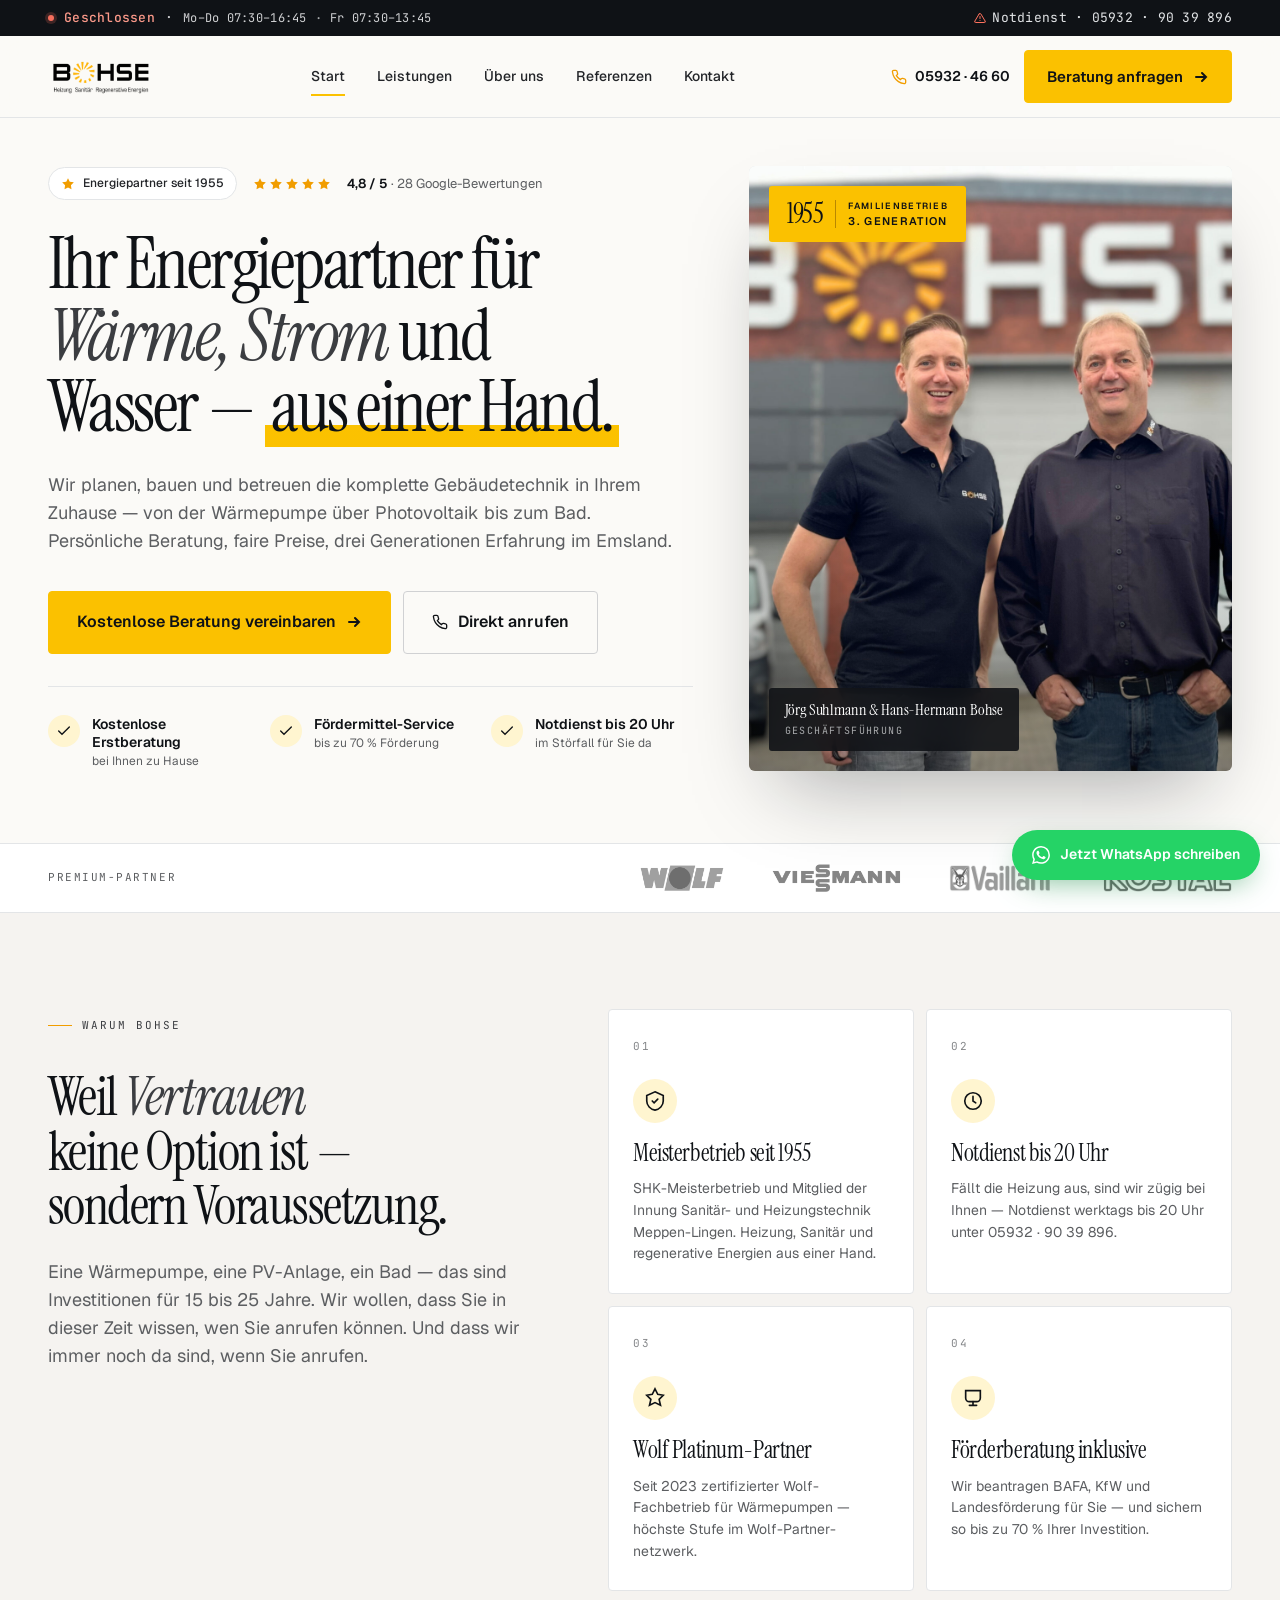
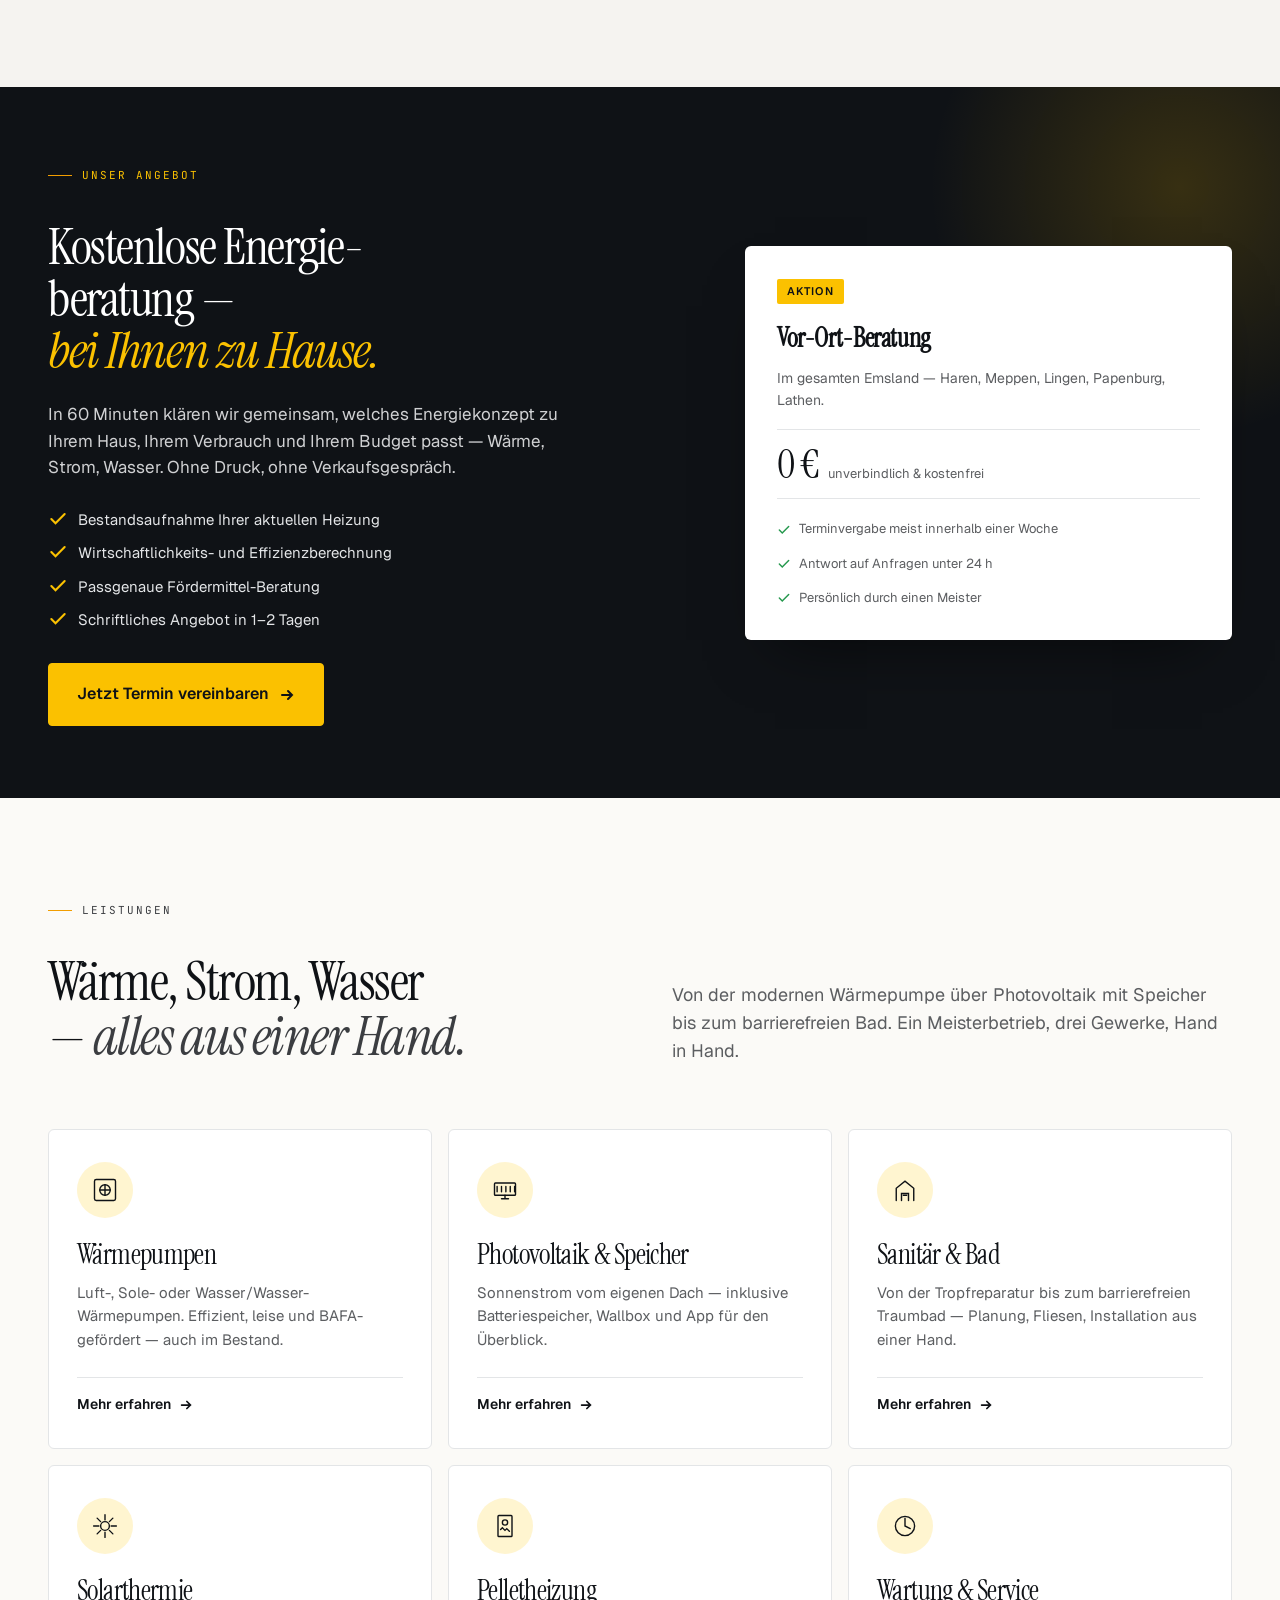
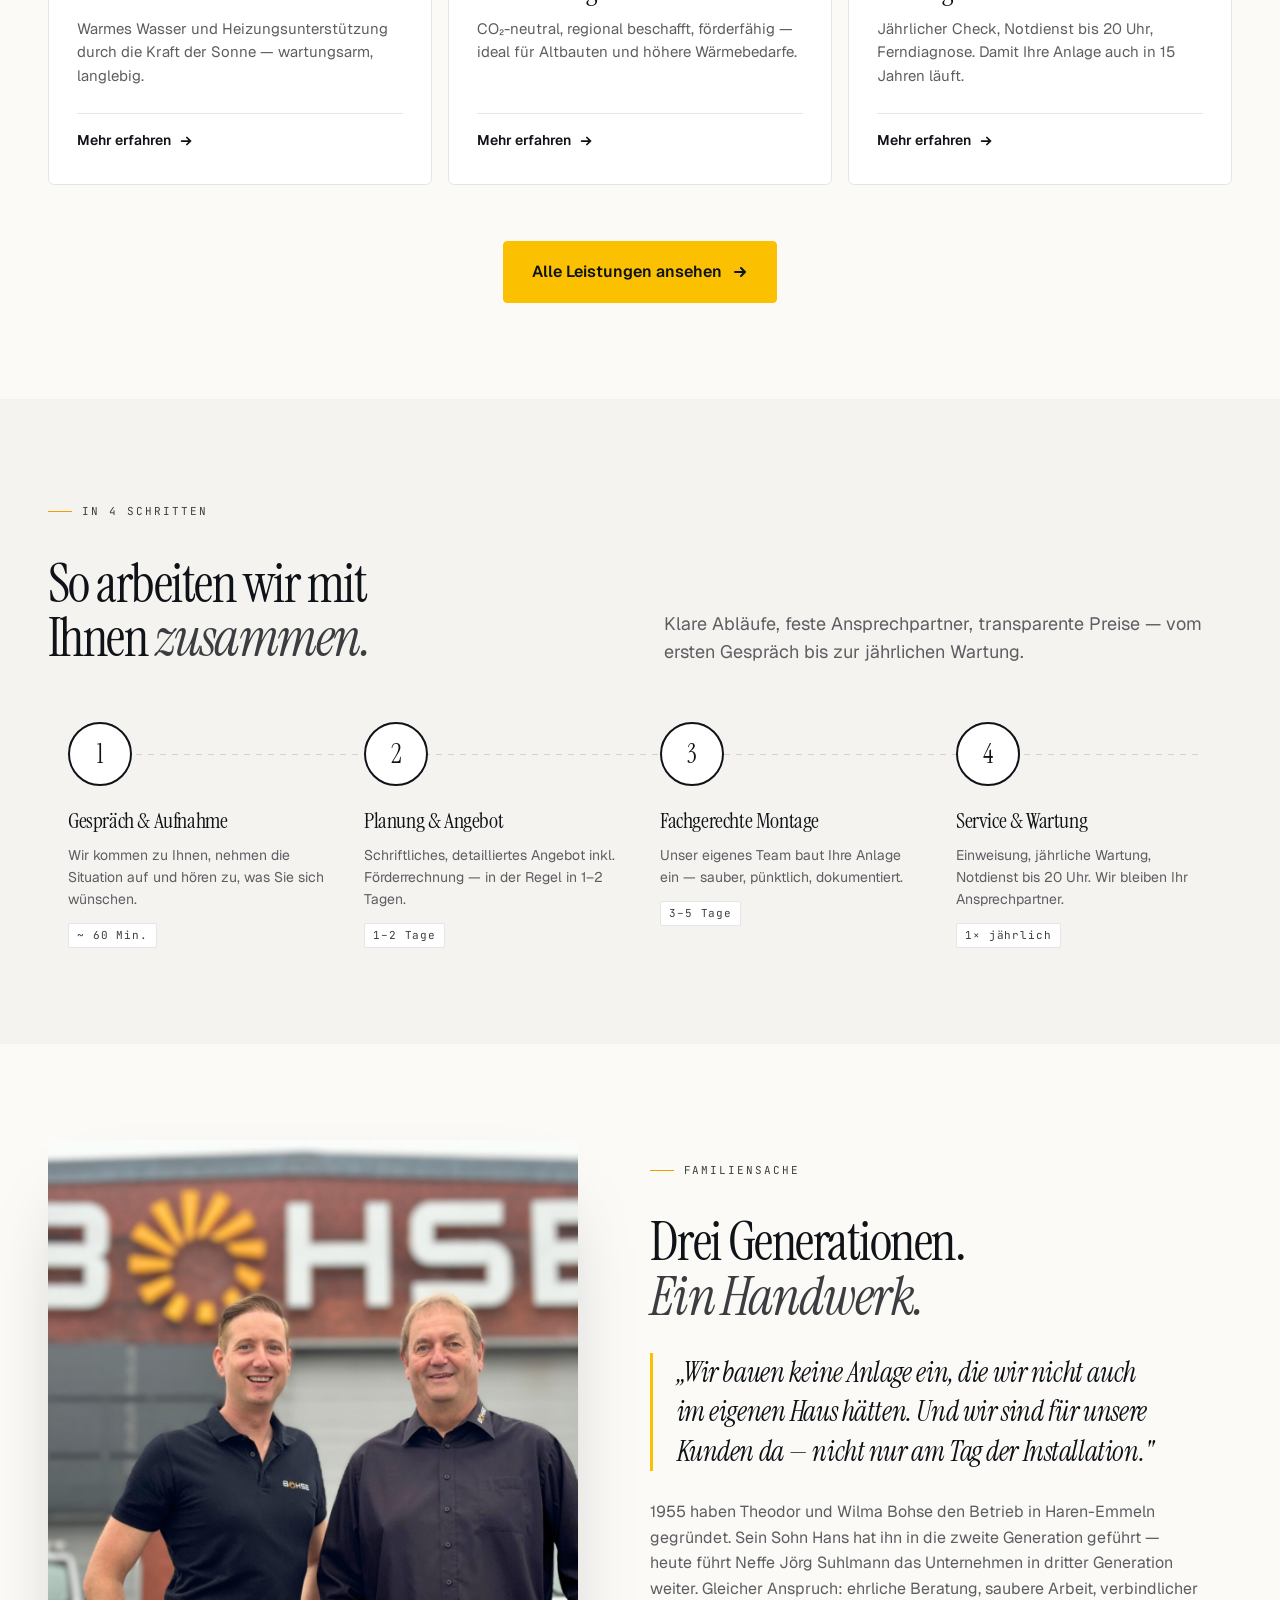
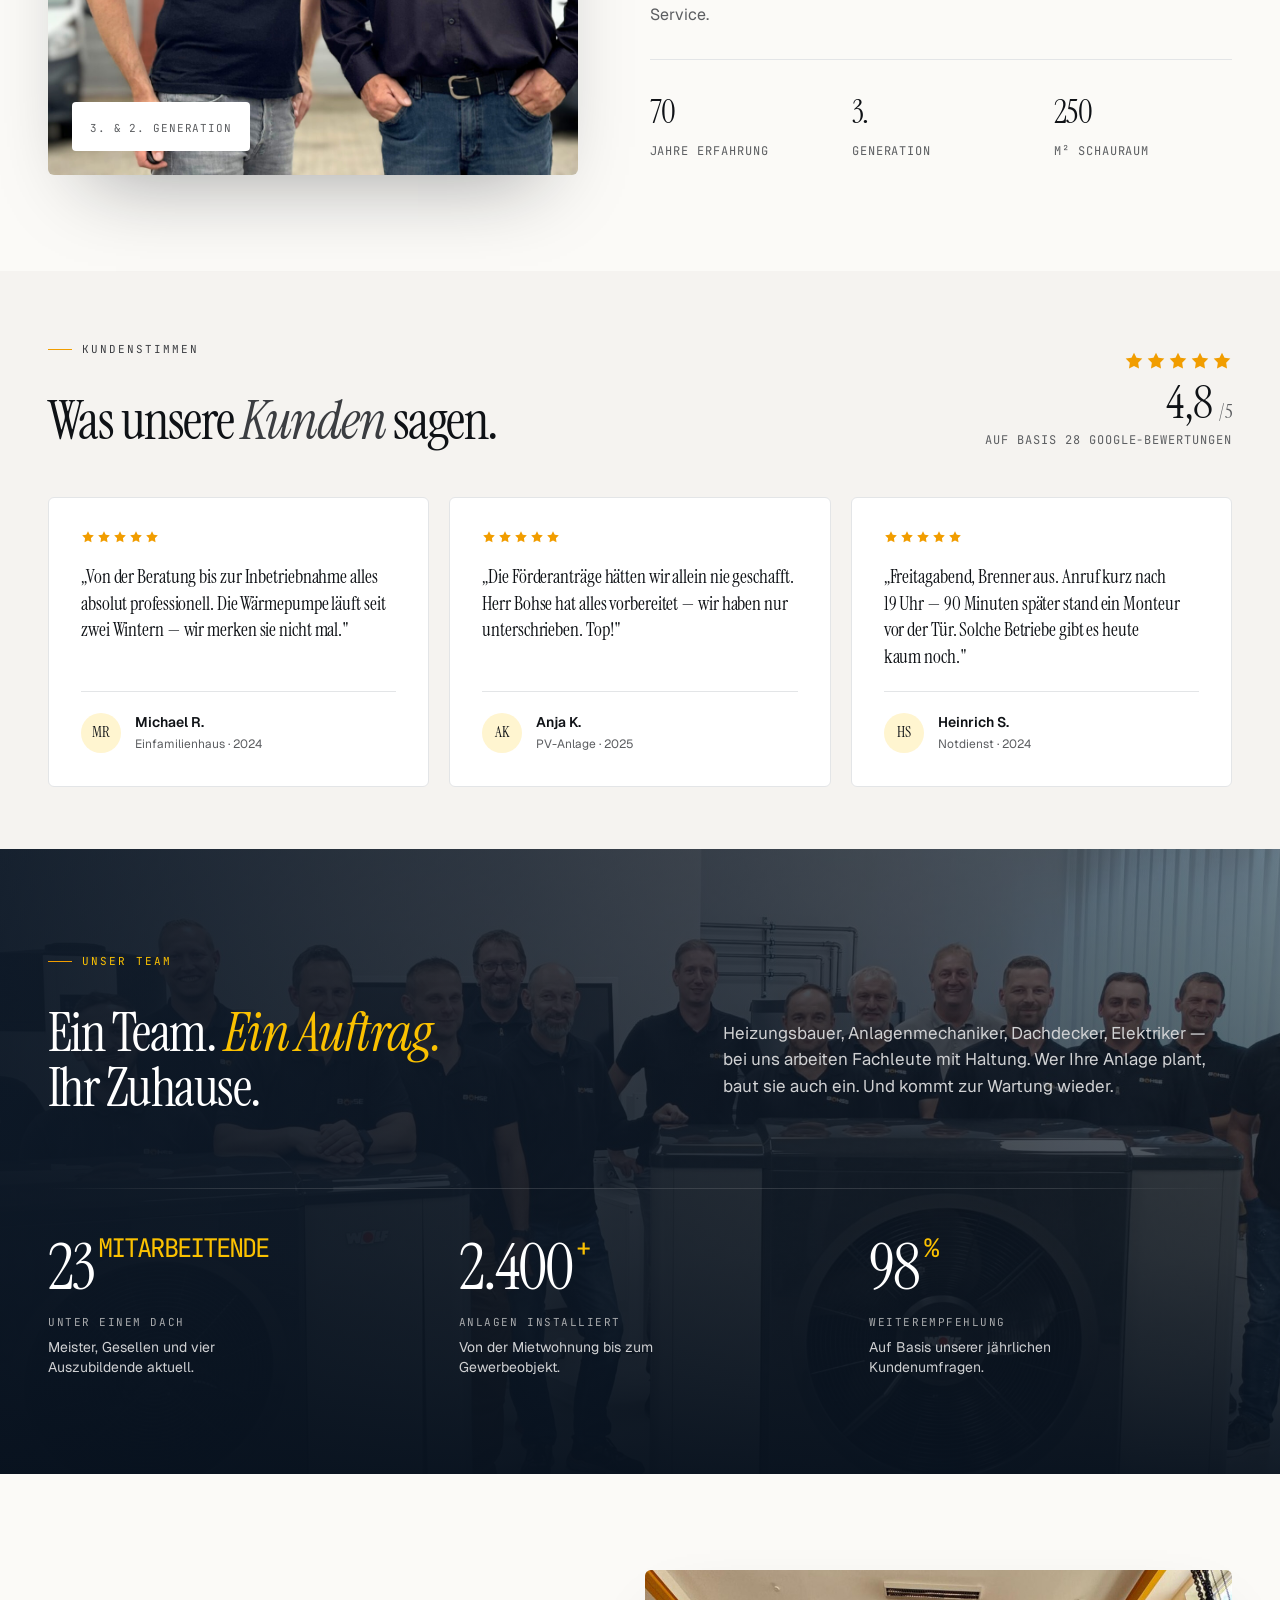
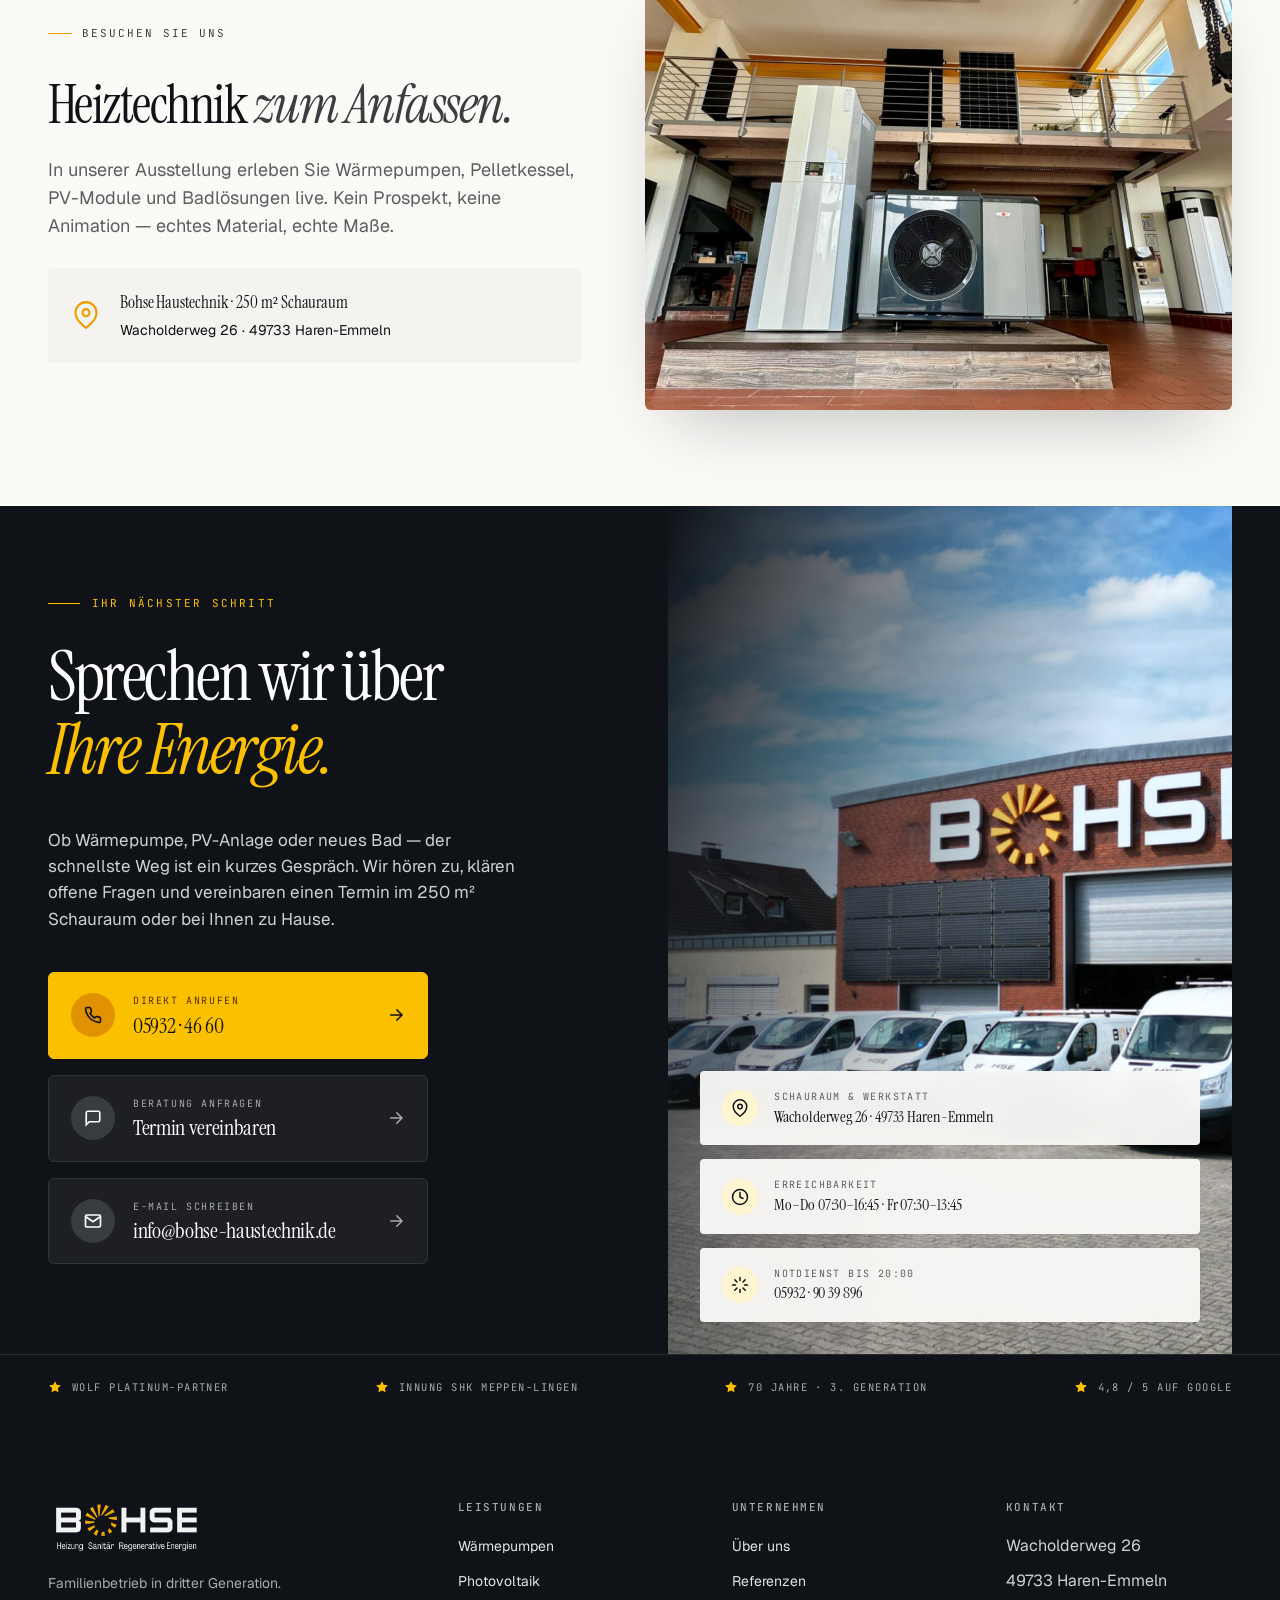
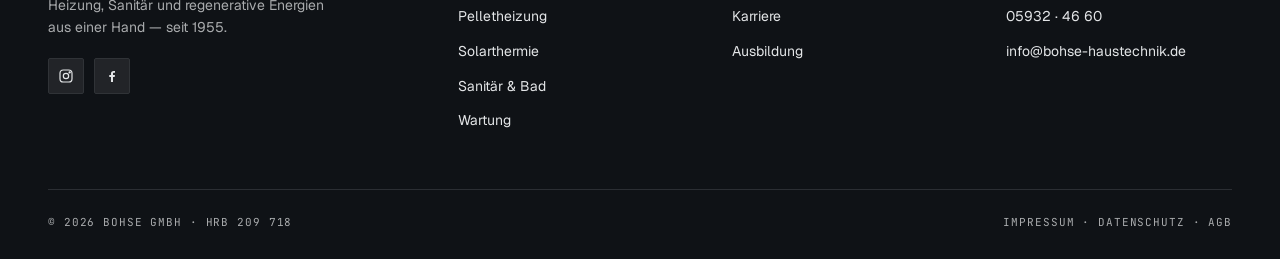
<file: index.html>
<!doctype html>
<html lang="de">
<head>
<meta charset="utf-8" />
<meta name="viewport" content="width=device-width, initial-scale=1" />
<title>Bohse — Ihr Energiepartner im Emsland · Wärme · Strom · Wasser</title>

<link rel="preconnect" href="https://fonts.googleapis.com" />
<link rel="preconnect" href="https://fonts.gstatic.com" crossorigin />
<link href="https://fonts.googleapis.com/css2?family=Fraunces:ital,opsz,wght@0,9..144,300;0,9..144,400;0,9..144,500;0,9..144,600;1,9..144,300;1,9..144,400&family=Instrument+Serif:ital@0;1&family=Newsreader:ital,opsz,wght@0,6..72,400;0,6..72,500;1,6..72,400&family=Geist:wght@400;500;600;700&family=Inter:wght@400;500;600;700&family=JetBrains+Mono:wght@400;500&display=swap" rel="stylesheet" />

<link rel="stylesheet" href="styles/bohse.css" />

<template id="__bundler_thumbnail" data-bg-color="#fbfaf6">
  <svg viewBox="0 0 600 400" xmlns="http://www.w3.org/2000/svg">
    <!-- Warm paper background -->
    <rect width="600" height="400" fill="#fbfaf6"/>
    <!-- Sun / brand mark -->
    <g transform="translate(300 180)">
      <circle r="54" fill="#f2c94c"/>
      <g stroke="#f2c94c" stroke-width="8" stroke-linecap="round">
        <line x1="0" y1="-78" x2="0" y2="-96"/>
        <line x1="0" y1="78" x2="0" y2="96"/>
        <line x1="-78" y1="0" x2="-96" y2="0"/>
        <line x1="78" y1="0" x2="96" y2="0"/>
        <line x1="-55" y1="-55" x2="-68" y2="-68"/>
        <line x1="55" y1="-55" x2="68" y2="-68"/>
        <line x1="-55" y1="55" x2="-68" y2="68"/>
        <line x1="55" y1="55" x2="68" y2="68"/>
      </g>
    </g>
    <!-- Wordmark -->
    <text x="300" y="310" text-anchor="middle"
          font-family="Georgia, serif" font-size="48" font-weight="400"
          fill="#2a2a2a" letter-spacing="0.05em">BOHSE</text>
    <text x="300" y="340" text-anchor="middle"
          font-family="ui-monospace, monospace" font-size="11"
          fill="#888" letter-spacing="0.2em">HEIZUNG · SANITÄR · ENERGIE · SEIT 1955</text>
  </svg>
</template>

</head>

<body class="typo-instrument density-compact motion-off">

<!-- TOPBAR -->
<div class="topbar">
  <div class="topbar-inner">
    <div class="pill" data-hours><span class="dot"></span> <span class="pill-status">Geöffnet</span> · <span class="pill-hours"><span>Mo–Do 07:30–16:45</span><span class="pill-sep">·</span><span>Fr 07:30–13:45</span></span></div>
    <div class="topbar-contact">
      <a href="tel:+4959329039896" class="emerg"><svg viewBox="0 0 24 24" fill="none" stroke="currentColor" stroke-width="2" stroke-linecap="round"><path d="M10.29 3.86L1.82 18a2 2 0 001.71 3h16.94a2 2 0 001.71-3L13.71 3.86a2 2 0 00-3.42 0z"/><line x1="12" y1="9" x2="12" y2="13"/><line x1="12" y1="17" x2="12.01" y2="17"/></svg> Notdienst · 05932 · 90 39 896</a>
    </div>
  </div>
</div>

<!-- NAV -->
<header class="nav">
  <div class="nav-inner">
    <a href="Startseite.html" aria-label="Bohse Startseite" class="nav-logo">
      <img src="images/logo-black.png" alt="BOHSE — Heizung Sanitär Regenerative Energien" class="logo-img" />
    </a>
    <nav class="nav-links">
      <a href="Startseite.html" class="active">Start</a>
      <a href="Leistungen.html">Leistungen</a>
      <a href="Ueber-uns.html">Über uns</a>
      <a href="Referenzen.html">Referenzen</a>
      <a href="Kontakt.html">Kontakt</a>
    </nav>
    <div class="nav-cta">
      <a href="tel:+4959324660" class="nav-phone">
        <svg viewBox="0 0 24 24" fill="none" stroke="currentColor" stroke-width="2" stroke-linecap="round"><path d="M22 16.92v3a2 2 0 01-2.18 2 19.79 19.79 0 01-8.63-3.07 19.5 19.5 0 01-6-6 19.79 19.79 0 01-3.07-8.67A2 2 0 014.11 2h3a2 2 0 012 1.72c.13.96.37 1.9.72 2.81a2 2 0 01-.45 2.11L8.09 9.91a16 16 0 006 6l1.27-1.27a2 2 0 012.11-.45c.91.35 1.85.59 2.81.72A2 2 0 0122 16.92z"/></svg>
        05932 · 46 60
      </a>
      <a class="btn btn-primary nav-cta-btn" href="Kontakt.html">
        Beratung anfragen
        <svg viewBox="0 0 16 16" fill="none" stroke="currentColor" stroke-width="2" stroke-linecap="round"><path d="M3 8h10M9 4l4 4-4 4"/></svg>
      </a>
      <button class="nav-burger" aria-label="Menü öffnen" aria-expanded="false" aria-controls="mobile-menu" type="button">
        <span></span><span></span><span></span>
      </button>
    </div>
  </div>
  <div class="mobile-menu" id="mobile-menu" aria-hidden="true">
    <nav class="mobile-menu-links">
      <a href="Startseite.html" class="active">Start</a>
      <a href="Leistungen.html">Leistungen</a>
      <a href="Ueber-uns.html">Über uns</a>
      <a href="Referenzen.html">Referenzen</a>
      <a href="Kontakt.html">Kontakt</a>
    </nav>
    <div class="mobile-menu-cta">
      <a href="tel:+4959324660" class="mobile-menu-phone">
        <svg viewBox="0 0 24 24" fill="none" stroke="currentColor" stroke-width="2" stroke-linecap="round"><path d="M22 16.92v3a2 2 0 01-2.18 2 19.79 19.79 0 01-8.63-3.07 19.5 19.5 0 01-6-6 19.79 19.79 0 01-3.07-8.67A2 2 0 014.11 2h3a2 2 0 012 1.72c.13.96.37 1.9.72 2.81a2 2 0 01-.45 2.11L8.09 9.91a16 16 0 006 6l1.27-1.27a2 2 0 012.11-.45c.91.35 1.85.59 2.81.72A2 2 0 0122 16.92z"/></svg>
        <div>
          <div class="lbl">Anrufen</div>
          <div class="val">05932 · 46 60</div>
        </div>
      </a>
      <a href="tel:+4959329039896" class="mobile-menu-phone emerg">
        <svg viewBox="0 0 24 24" fill="none" stroke="currentColor" stroke-width="2" stroke-linecap="round"><path d="M10.29 3.86L1.82 18a2 2 0 001.71 3h16.94a2 2 0 001.71-3L13.71 3.86a2 2 0 00-3.42 0z"/><line x1="12" y1="9" x2="12" y2="13"/><line x1="12" y1="17" x2="12.01" y2="17"/></svg>
        <div>
          <div class="lbl">Notdienst</div>
          <div class="val">05932 · 90 39 896</div>
        </div>
      </a>
    </div>
  </div>
</header>

<!-- HERO -->
<section class="hero v-wide" id="hero">
  <div class="hero-grid">
    <div class="hero-copy">
      <div class="trust-row">
        <span class="trust-pill">
          <svg viewBox="0 0 24 24" fill="currentColor"><path d="M12 2L15 8l7 1-5 5 1 7-6-3-6 3 1-7L2 9l7-1 3-6z"/></svg>
          Energiepartner seit 1955
        </span>
        <span class="trust-stars" aria-label="4,8 von 5">
          <svg viewBox="0 0 24 24" fill="currentColor"><path d="M12 2L15 8l7 1-5 5 1 7-6-3-6 3 1-7L2 9l7-1 3-6z"/></svg>
          <svg viewBox="0 0 24 24" fill="currentColor"><path d="M12 2L15 8l7 1-5 5 1 7-6-3-6 3 1-7L2 9l7-1 3-6z"/></svg>
          <svg viewBox="0 0 24 24" fill="currentColor"><path d="M12 2L15 8l7 1-5 5 1 7-6-3-6 3 1-7L2 9l7-1 3-6z"/></svg>
          <svg viewBox="0 0 24 24" fill="currentColor"><path d="M12 2L15 8l7 1-5 5 1 7-6-3-6 3 1-7L2 9l7-1 3-6z"/></svg>
          <svg viewBox="0 0 24 24" fill="currentColor"><path d="M12 2L15 8l7 1-5 5 1 7-6-3-6 3 1-7L2 9l7-1 3-6z"/></svg>
        </span>
        <span class="trust-text"><b>4,8 / 5</b> · 28 Google-Bewertungen</span>
      </div>

      <h1 class="hero-h1">Ihr Energie&shy;partner für <em>Wärme, Strom</em> und Wasser &mdash; <span class="hl">aus einer Hand.</span></h1>

      <p class="hero-sub">
        Wir planen, bauen und betreuen die komplette Gebäude­technik in Ihrem Zuhause &mdash; von der Wärme­pumpe über Photovoltaik bis zum Bad. Persönliche Beratung, faire Preise, drei Generationen Erfahrung im Emsland.
      </p>

      <div class="hero-ctas">
        <a href="Kontakt.html" class="btn btn-primary btn-lg">
          Kostenlose Beratung vereinbaren
          <svg viewBox="0 0 16 16" fill="none" stroke="currentColor" stroke-width="2" stroke-linecap="round"><path d="M3 8h10M9 4l4 4-4 4"/></svg>
        </a>
        <a href="tel:+49442198540" class="btn btn-ghost btn-lg">
          <svg viewBox="0 0 24 24" fill="none" stroke="currentColor" stroke-width="2" stroke-linecap="round"><path d="M22 16.92v3a2 2 0 01-2.18 2 19.79 19.79 0 01-8.63-3.07 19.5 19.5 0 01-6-6 19.79 19.79 0 01-3.07-8.67A2 2 0 014.11 2h3a2 2 0 012 1.72c.13.96.37 1.9.72 2.81a2 2 0 01-.45 2.11L8.09 9.91a16 16 0 006 6l1.27-1.27a2 2 0 012.11-.45c.91.35 1.85.59 2.81.72A2 2 0 0122 16.92z"/></svg>
          Direkt anrufen
        </a>
      </div>

      <div class="hero-benefits">
        <div class="hben">
          <div class="hben-icon">
            <svg viewBox="0 0 24 24" fill="none" stroke="currentColor" stroke-width="2" stroke-linecap="round"><path d="M20 6L9 17l-5-5"/></svg>
          </div>
          <div>
            <div class="hben-t">Kostenlose Erstberatung</div>
            <div class="hben-d">bei Ihnen zu Hause</div>
          </div>
        </div>
        <div class="hben">
          <div class="hben-icon">
            <svg viewBox="0 0 24 24" fill="none" stroke="currentColor" stroke-width="2" stroke-linecap="round"><path d="M20 6L9 17l-5-5"/></svg>
          </div>
          <div>
            <div class="hben-t">Fördermittel-Service</div>
            <div class="hben-d">bis zu 70 % Förderung</div>
          </div>
        </div>
        <div class="hben">
          <div class="hben-icon">
            <svg viewBox="0 0 24 24" fill="none" stroke="currentColor" stroke-width="2" stroke-linecap="round"><path d="M20 6L9 17l-5-5"/></svg>
          </div>
          <div>
            <div class="hben-t">Notdienst bis 20 Uhr</div>
            <div class="hben-d">im Störfall für Sie da</div>
          </div>
        </div>
      </div>
    </div>

    <div class="hero-media">
      <div class="hero-badge">
        <b>1955</b>
        <span class="badge-divider"></span>
        <div class="badge-meta">
          <span>Familien&shy;betrieb</span>
          <span>3. Generation</span>
        </div>
      </div>
      <img src="images/geschaeftsfuehrung.jpg" alt="Jörg Suhlmann und Hans-Hermann Bohse vor dem Betrieb" />
      <div class="hero-chip-gf">
        <div class="n">Jörg Suhlmann &amp; Hans-Hermann Bohse</div>
        <div class="r">Geschäftsführung</div>
      </div>
    </div>
  </div>

  <!-- Trust partners bar -->
  <div class="trustbar">
    <div class="trustbar-inner">
      <span class="trustbar-lbl">Premium-Partner</span>
      <div class="trustbar-row">
        <img src="images/partners/wolf.png" alt="Wolf" class="plogo" />
        <img src="images/partners/viessmann.png" alt="Viessmann" class="plogo" />
        <img src="images/partners/vaillant.png" alt="Vaillant" class="plogo" />
        <img src="images/partners/kostal.png" alt="Kostal" class="plogo" />
      </div>
    </div>
  </div>
</section>

<!-- WHY / VERTRAUEN -->
<section class="why section">
  <div class="why-inner">
      <div class="sec-head">
        <div class="seclabel">Warum Bohse</div>
        <h2 class="sec-title">Weil <em>Vertrauen</em> keine Option ist &mdash; sondern Voraussetzung.</h2>
        <p class="sec-lede">
          Eine Wärme­pumpe, eine PV-Anlage, ein Bad &mdash; das sind Investitionen für 15 bis 25 Jahre. Wir wollen, dass Sie in dieser Zeit wissen, wen Sie anrufen können. Und dass wir immer noch da sind, wenn Sie anrufen.
        </p>
      </div>

    <div class="why-cards">
      <div class="wcard fade-up">
        <div class="n">01</div>
        <div class="icon"><svg viewBox="0 0 24 24" fill="none" stroke="currentColor" stroke-width="1.8" stroke-linecap="round"><path d="M12 2l9 4v6c0 5-4 9-9 10-5-1-9-5-9-10V6l9-4z"/><path d="M9 12l2 2 4-4"/></svg></div>
        <h3>Meisterbetrieb seit 1955</h3>
        <p>SHK-Meisterbetrieb und Mitglied der Innung Sanitär- und Heizungstechnik Meppen-Lingen. Heizung, Sanitär und regenerative Energien aus einer Hand.</p>
      </div>
      <div class="wcard fade-up">
        <div class="n">02</div>
        <div class="icon"><svg viewBox="0 0 24 24" fill="none" stroke="currentColor" stroke-width="1.8" stroke-linecap="round"><circle cx="12" cy="12" r="9"/><path d="M12 7v5l3 2"/></svg></div>
        <h3>Notdienst bis 20 Uhr</h3>
        <p>Fällt die Heizung aus, sind wir zügig bei Ihnen — Notdienst werktags bis 20 Uhr unter 05932 · 90 39 896.</p>
      </div>
      <div class="wcard fade-up">
        <div class="n">03</div>
        <div class="icon"><svg viewBox="0 0 24 24" fill="none" stroke="currentColor" stroke-width="1.8" stroke-linecap="round"><path d="M12 2l3 6 6 1-4.5 4.5L18 20l-6-3-6 3 1.5-6.5L3 9l6-1 3-6z"/></svg></div>
        <h3>Wolf Platinum-Partner</h3>
        <p>Seit 2023 zertifizierter Wolf-Fachbetrieb für Wärme­pumpen — höchste Stufe im Wolf-Partner­netzwerk.</p>
      </div>
      <div class="wcard fade-up">
        <div class="n">04</div>
        <div class="icon"><svg viewBox="0 0 24 24" fill="none" stroke="currentColor" stroke-width="1.8" stroke-linecap="round"><path d="M4 4h16v8a4 4 0 01-4 4H8a4 4 0 01-4-4V4z"/><path d="M12 16v4M8 20h8"/></svg></div>
        <h3>Förderberatung inklusive</h3>
        <p>Wir beantragen BAFA, KfW und Landesförderung für Sie — und sichern so bis zu 70 % Ihrer Investition.</p>
      </div>
    </div>
  </div>
</section>

<!-- OFFER / HIGH-CONVERSION -->
<section class="offer-band">
  <div class="offer-inner">
    <div>
      <div class="seclabel" style="color: var(--bh-yellow);">Unser Angebot</div>
      <h2>Kostenlose Energie&shy;beratung &mdash;<br/><em>bei Ihnen zu Hause.</em></h2>
      <p class="p">
        In 60 Minuten klären wir gemeinsam, welches Energie­konzept zu Ihrem Haus, Ihrem Verbrauch und Ihrem Budget passt &mdash; Wärme, Strom, Wasser. Ohne Druck, ohne Verkaufsgespräch.
      </p>
      <ul class="offer-points">
        <li>
          <svg viewBox="0 0 24 24" fill="none" stroke="currentColor" stroke-width="2.5" stroke-linecap="round"><path d="M20 6L9 17l-5-5"/></svg>
          Bestandsaufnahme Ihrer aktuellen Heizung
        </li>
        <li>
          <svg viewBox="0 0 24 24" fill="none" stroke="currentColor" stroke-width="2.5" stroke-linecap="round"><path d="M20 6L9 17l-5-5"/></svg>
          Wirtschaftlichkeits- und Effizienzberechnung
        </li>
        <li>
          <svg viewBox="0 0 24 24" fill="none" stroke="currentColor" stroke-width="2.5" stroke-linecap="round"><path d="M20 6L9 17l-5-5"/></svg>
          Passgenaue Fördermittel-Beratung
        </li>
        <li>
          <svg viewBox="0 0 24 24" fill="none" stroke="currentColor" stroke-width="2.5" stroke-linecap="round"><path d="M20 6L9 17l-5-5"/></svg>
          Schriftliches Angebot in 1–2 Tagen
        </li>
      </ul>
      <a href="Kontakt.html" class="btn btn-primary btn-lg">
        Jetzt Termin vereinbaren
        <svg viewBox="0 0 16 16" fill="none" stroke="currentColor" stroke-width="2" stroke-linecap="round"><path d="M3 8h10M9 4l4 4-4 4"/></svg>
      </a>
    </div>

    <div class="offer-card">
      <span class="tag">Aktion</span>
      <h3>Vor-Ort-Beratung</h3>
      <p style="color: var(--text-muted); font-size: 14px; margin: 0;">Im gesamten Emsland — Haren, Meppen, Lingen, Papenburg, Lathen.</p>
      <div class="price">
        <span class="k">0 €</span>
        <span class="l">unverbindlich & kostenfrei</span>
      </div>
      <div class="meta">
        <svg viewBox="0 0 24 24" fill="none" stroke="currentColor" stroke-width="2.5" stroke-linecap="round"><path d="M20 6L9 17l-5-5"/></svg>
        Terminvergabe meist innerhalb einer Woche
      </div>
      <div class="meta">
        <svg viewBox="0 0 24 24" fill="none" stroke="currentColor" stroke-width="2.5" stroke-linecap="round"><path d="M20 6L9 17l-5-5"/></svg>
        Antwort auf Anfragen unter 24 h
      </div>
      <div class="meta">
        <svg viewBox="0 0 24 24" fill="none" stroke="currentColor" stroke-width="2.5" stroke-linecap="round"><path d="M20 6L9 17l-5-5"/></svg>
        Persönlich durch einen Meister
      </div>
    </div>
  </div>
</section>

<!-- LEISTUNGEN / SERVICES -->
<section class="section">
  <div style="max-width: var(--maxw); margin: 0 auto 64px; padding: 0 28px;">
    <div class="seclabel">Leistungen</div>
    <div style="display: grid; grid-template-columns: 1fr 1fr; gap: 64px; align-items: end; margin-top: 16px;">
      <h2 class="sec-title">Wärme, Strom, Wasser &mdash; <em>alles aus einer Hand.</em></h2>
      <p class="sec-lede">
        Von der modernen Wärme­pumpe über Photovoltaik mit Speicher bis zum barriere­freien Bad. Ein Meisterbetrieb, drei Gewerke, Hand in Hand.
      </p>
    </div>
  </div>

  <div class="svc-grid">
    <article class="svc-card fade-up">
      <div class="ic"><svg viewBox="0 0 32 32" fill="none" stroke="currentColor" stroke-width="1.6" stroke-linecap="round"><rect x="4" y="4" width="24" height="24" rx="2"/><circle cx="16" cy="16" r="6"/><path d="M16 10v12M10 16h12"/></svg></div>
      <h3>Wärmepumpen</h3>
      <p>Luft-, Sole- oder Wasser/Wasser-Wärmepumpen. Effizient, leise und BAFA-gefördert — auch im Bestand.</p>
      <a href="Leistungen.html#waermepumpe" class="lnk">Mehr erfahren
        <svg viewBox="0 0 16 16" fill="none" stroke="currentColor" stroke-width="2" stroke-linecap="round"><path d="M3 8h10M9 4l4 4-4 4"/></svg>
      </a>
    </article>

    <article class="svc-card fade-up">
      <div class="ic"><svg viewBox="0 0 32 32" fill="none" stroke="currentColor" stroke-width="1.6" stroke-linecap="round"><rect x="4" y="8" width="24" height="14" rx="1"/><path d="M7 12v6M12 12v6M17 12v6M22 12v6M27 12v6"/><path d="M16 22v4M12 26h8"/></svg></div>
      <h3>Photovoltaik & Speicher</h3>
      <p>Sonnenstrom vom eigenen Dach — inklusive Batterie­speicher, Wallbox und App für den Überblick.</p>
      <a href="Leistungen.html#pv" class="lnk">Mehr erfahren
        <svg viewBox="0 0 16 16" fill="none" stroke="currentColor" stroke-width="2" stroke-linecap="round"><path d="M3 8h10M9 4l4 4-4 4"/></svg>
      </a>
    </article>

    <article class="svc-card fade-up">
      <div class="ic"><svg viewBox="0 0 32 32" fill="none" stroke="currentColor" stroke-width="1.6" stroke-linecap="round"><path d="M6 28V14l10-8 10 8v14"/><path d="M12 28v-8h8v8"/><path d="M14 22h4"/></svg></div>
      <h3>Sanitär & Bad</h3>
      <p>Von der Tropf­reparatur bis zum barriere­freien Traumbad — Planung, Fliesen, Installation aus einer Hand.</p>
      <a href="Leistungen.html#sanitaer" class="lnk">Mehr erfahren
        <svg viewBox="0 0 16 16" fill="none" stroke="currentColor" stroke-width="2" stroke-linecap="round"><path d="M3 8h10M9 4l4 4-4 4"/></svg>
      </a>
    </article>

    <article class="svc-card fade-up">
      <div class="ic"><svg viewBox="0 0 32 32" fill="none" stroke="currentColor" stroke-width="1.6" stroke-linecap="round"><path d="M16 3v6M16 23v6M3 16h6M23 16h6M7 7l4 4M21 21l4 4M7 25l4-4M21 11l4-4"/><circle cx="16" cy="16" r="5"/></svg></div>
      <h3>Solarthermie</h3>
      <p>Warmes Wasser und Heizungs­unterstützung durch die Kraft der Sonne — wartungsarm, langlebig.</p>
      <a href="Leistungen.html#solar" class="lnk">Mehr erfahren
        <svg viewBox="0 0 16 16" fill="none" stroke="currentColor" stroke-width="2" stroke-linecap="round"><path d="M3 8h10M9 4l4 4-4 4"/></svg>
      </a>
    </article>

    <article class="svc-card fade-up">
      <div class="ic"><svg viewBox="0 0 32 32" fill="none" stroke="currentColor" stroke-width="1.6" stroke-linecap="round"><rect x="8" y="4" width="16" height="24" rx="1"/><circle cx="16" cy="12" r="3"/><path d="M11 20l2-2 3 3 2-2 3 3"/></svg></div>
      <h3>Pelletheizung</h3>
      <p>CO₂-neutral, regional beschafft, förderfähig — ideal für Altbauten und höhere Wärme­bedarfe.</p>
      <a href="Leistungen.html#pellet" class="lnk">Mehr erfahren
        <svg viewBox="0 0 16 16" fill="none" stroke="currentColor" stroke-width="2" stroke-linecap="round"><path d="M3 8h10M9 4l4 4-4 4"/></svg>
      </a>
    </article>

    <article class="svc-card fade-up">
      <div class="ic"><svg viewBox="0 0 32 32" fill="none" stroke="currentColor" stroke-width="1.6" stroke-linecap="round"><circle cx="16" cy="16" r="11"/><path d="M16 7v9l6 3"/></svg></div>
      <h3>Wartung & Service</h3>
      <p>Jährlicher Check, Notdienst bis 20 Uhr, Ferndiagnose. Damit Ihre Anlage auch in 15 Jahren läuft.</p>
      <a href="Leistungen.html#wartung" class="lnk">Mehr erfahren
        <svg viewBox="0 0 16 16" fill="none" stroke="currentColor" stroke-width="2" stroke-linecap="round"><path d="M3 8h10M9 4l4 4-4 4"/></svg>
      </a>
    </article>
  </div>

  <div class="svc-more">
    <a href="Leistungen.html" class="btn btn-primary btn-lg">
      Alle Leistungen ansehen
      <svg viewBox="0 0 16 16" fill="none" stroke="currentColor" stroke-width="2" stroke-linecap="round" aria-hidden="true"><path d="M3 8h10M9 4l4 4-4 4"/></svg>
    </a>
  </div>
</section>

<!-- PROCESS -->
<section class="process section">
  <div class="process-inner">
    <div class="process-head">
      <div>
        <div class="seclabel">In 4 Schritten</div>
        <h2 class="sec-title" style="margin-top: 16px;">So arbeiten wir mit Ihnen <em>zusammen.</em></h2>
      </div>
      <p class="sec-lede">
        Klare Abläufe, feste Ansprech­partner, transparente Preise &mdash; vom ersten Gespräch bis zur jährlichen Wartung.
      </p>
    </div>

    <div class="process-steps">
      <div class="pstep">
        <div class="n">1</div>
        <h4>Gespräch & Aufnahme</h4>
        <p>Wir kommen zu Ihnen, nehmen die Situation auf und hören zu, was Sie sich wünschen.</p>
        <span class="time">~ 60 Min.</span>
      </div>
      <div class="pstep">
        <div class="n">2</div>
        <h4>Planung & Angebot</h4>
        <p>Schriftliches, detailliertes Angebot inkl. Förder­rechnung — in der Regel in 1–2 Tagen.</p>
        <span class="time">1–2 Tage</span>
      </div>
      <div class="pstep">
        <div class="n">3</div>
        <h4>Fachgerechte Montage</h4>
        <p>Unser eigenes Team baut Ihre Anlage ein — sauber, pünktlich, dokumentiert.</p>
        <span class="time">3–5 Tage</span>
      </div>
      <div class="pstep">
        <div class="n">4</div>
        <h4>Service & Wartung</h4>
        <p>Einweisung, jährliche Wartung, Notdienst bis 20 Uhr. Wir bleiben Ihr Ansprechpartner.</p>
        <span class="time">1× jährlich</span>
      </div>
    </div>
  </div>
</section>

<!-- GESCHÄFTSFÜHRUNG / FOUNDER STORY -->
<section class="section">
  <div class="gf-inner">
    <div class="gf-img fade-up">
      <img src="images/geschaeftsfuehrung.jpg" alt="Jörg Suhlmann und Hans-Hermann Bohse, Geschäftsführung" />
      <div class="chip">
        <div class="r">3. &amp; 2. Generation</div>
      </div>
    </div>
    <div>
      <div class="seclabel">Familiensache</div>
      <h2 class="sec-title" style="margin-top: 16px;">Drei Generationen. <em>Ein Handwerk.</em></h2>
      <div class="gf-quote">
        „Wir bauen keine Anlage ein, die wir nicht auch im eigenen Haus hätten. Und wir sind für unsere Kunden da — nicht nur am Tag der Installation."
      </div>
      <p style="color: var(--text-muted); font-size: 16px; line-height: 1.6; max-width: 50ch;">
        1955 haben Theodor und Wilma Bohse den Betrieb in Haren-Emmeln gegründet. Sein Sohn Hans hat ihn in die zweite Generation geführt — heute führt Neffe Jörg Suhlmann das Unternehmen in dritter Generation weiter. Gleicher Anspruch: ehrliche Beratung, saubere Arbeit, verbindlicher Service.
      </p>
      <div class="gf-cred">
        <div>
          <div class="k">70</div>
          <div class="l">Jahre Erfahrung</div>
        </div>
        <div>
          <div class="k">3.</div>
          <div class="l">Generation</div>
        </div>
        <div>
          <div class="k">250</div>
          <div class="l">m² Schauraum</div>
        </div>
      </div>
    </div>
  </div>
</section>

<!-- TESTIMONIALS -->
<section class="section-tight" style="background: var(--surface-alt);">
  <div class="testi-wrap">
    <div class="testi-head">
      <div>
        <div class="seclabel">Kundenstimmen</div>
        <h2 class="sec-title" style="margin-top: 16px;">Was unsere <em>Kunden</em> sagen.</h2>
      </div>
      <div class="testi-score">
        <div class="stars">
          <svg viewBox="0 0 24 24" fill="currentColor"><path d="M12 2L15 8l7 1-5 5 1 7-6-3-6 3 1-7L2 9l7-1 3-6z"/></svg>
          <svg viewBox="0 0 24 24" fill="currentColor"><path d="M12 2L15 8l7 1-5 5 1 7-6-3-6 3 1-7L2 9l7-1 3-6z"/></svg>
          <svg viewBox="0 0 24 24" fill="currentColor"><path d="M12 2L15 8l7 1-5 5 1 7-6-3-6 3 1-7L2 9l7-1 3-6z"/></svg>
          <svg viewBox="0 0 24 24" fill="currentColor"><path d="M12 2L15 8l7 1-5 5 1 7-6-3-6 3 1-7L2 9l7-1 3-6z"/></svg>
          <svg viewBox="0 0 24 24" fill="currentColor"><path d="M12 2L15 8l7 1-5 5 1 7-6-3-6 3 1-7L2 9l7-1 3-6z"/></svg>
        </div>
        <div class="big">4,8 <span style="font-size: 20px; color: var(--text-muted);">/ 5</span></div>
        <div class="sub">Auf Basis 28 Google-Bewertungen</div>
      </div>
    </div>

    <div class="testi-grid">
      <article class="testi fade-up">
        <div class="stars">
          <svg viewBox="0 0 24 24" fill="currentColor"><path d="M12 2L15 8l7 1-5 5 1 7-6-3-6 3 1-7L2 9l7-1 3-6z"/></svg>
          <svg viewBox="0 0 24 24" fill="currentColor"><path d="M12 2L15 8l7 1-5 5 1 7-6-3-6 3 1-7L2 9l7-1 3-6z"/></svg>
          <svg viewBox="0 0 24 24" fill="currentColor"><path d="M12 2L15 8l7 1-5 5 1 7-6-3-6 3 1-7L2 9l7-1 3-6z"/></svg>
          <svg viewBox="0 0 24 24" fill="currentColor"><path d="M12 2L15 8l7 1-5 5 1 7-6-3-6 3 1-7L2 9l7-1 3-6z"/></svg>
          <svg viewBox="0 0 24 24" fill="currentColor"><path d="M12 2L15 8l7 1-5 5 1 7-6-3-6 3 1-7L2 9l7-1 3-6z"/></svg>
        </div>
        <blockquote>„Von der Beratung bis zur Inbetrieb­nahme alles absolut professionell. Die Wärme­pumpe läuft seit zwei Wintern — wir merken sie nicht mal."</blockquote>
        <div class="author">
          <div class="avatar">MR</div>
          <div>
            <div class="name">Michael R.</div>
            <div class="meta">Einfamilienhaus · 2024</div>
          </div>
        </div>
      </article>

      <article class="testi fade-up">
        <div class="stars">
          <svg viewBox="0 0 24 24" fill="currentColor"><path d="M12 2L15 8l7 1-5 5 1 7-6-3-6 3 1-7L2 9l7-1 3-6z"/></svg>
          <svg viewBox="0 0 24 24" fill="currentColor"><path d="M12 2L15 8l7 1-5 5 1 7-6-3-6 3 1-7L2 9l7-1 3-6z"/></svg>
          <svg viewBox="0 0 24 24" fill="currentColor"><path d="M12 2L15 8l7 1-5 5 1 7-6-3-6 3 1-7L2 9l7-1 3-6z"/></svg>
          <svg viewBox="0 0 24 24" fill="currentColor"><path d="M12 2L15 8l7 1-5 5 1 7-6-3-6 3 1-7L2 9l7-1 3-6z"/></svg>
          <svg viewBox="0 0 24 24" fill="currentColor"><path d="M12 2L15 8l7 1-5 5 1 7-6-3-6 3 1-7L2 9l7-1 3-6z"/></svg>
        </div>
        <blockquote>„Die Förder­anträge hätten wir allein nie geschafft. Herr Bohse hat alles vorbereitet — wir haben nur unter­schrieben. Top!"</blockquote>
        <div class="author">
          <div class="avatar">AK</div>
          <div>
            <div class="name">Anja K.</div>
            <div class="meta">PV-Anlage · 2025</div>
          </div>
        </div>
      </article>

      <article class="testi fade-up">
        <div class="stars">
          <svg viewBox="0 0 24 24" fill="currentColor"><path d="M12 2L15 8l7 1-5 5 1 7-6-3-6 3 1-7L2 9l7-1 3-6z"/></svg>
          <svg viewBox="0 0 24 24" fill="currentColor"><path d="M12 2L15 8l7 1-5 5 1 7-6-3-6 3 1-7L2 9l7-1 3-6z"/></svg>
          <svg viewBox="0 0 24 24" fill="currentColor"><path d="M12 2L15 8l7 1-5 5 1 7-6-3-6 3 1-7L2 9l7-1 3-6z"/></svg>
          <svg viewBox="0 0 24 24" fill="currentColor"><path d="M12 2L15 8l7 1-5 5 1 7-6-3-6 3 1-7L2 9l7-1 3-6z"/></svg>
          <svg viewBox="0 0 24 24" fill="currentColor"><path d="M12 2L15 8l7 1-5 5 1 7-6-3-6 3 1-7L2 9l7-1 3-6z"/></svg>
        </div>
        <blockquote>„Freitagabend, Brenner aus. Anruf kurz nach 19 Uhr — 90 Minuten später stand ein Monteur vor der Tür. Solche Betriebe gibt es heute kaum noch."</blockquote>
        <div class="author">
          <div class="avatar">HS</div>
          <div>
            <div class="name">Heinrich S.</div>
            <div class="meta">Notdienst · 2024</div>
          </div>
        </div>
      </article>
    </div>
  </div>
</section>

<!-- TEAM BAND -->
<section class="team">
  <img src="images/team.jpg" alt="" class="team-bg" aria-hidden="true" />
  <div class="team-overlay" aria-hidden="true"></div>
  <div class="team-inner">
    <div class="team-grid">
      <div>
        <div class="seclabel" style="color: var(--bh-yellow);">Unser Team</div>
        <h2 class="sec-title" style="color: white; margin-top: 16px;">Ein Team. <em>Ein Auftrag.</em><br/>Ihr Zuhause.</h2>
      </div>
      <p>
        Heizungsbauer, Anlagenmechaniker, Dachdecker, Elektriker — bei uns arbeiten Fachleute mit Haltung. Wer Ihre Anlage plant, baut sie auch ein. Und kommt zur Wartung wieder.
      </p>
    </div>

    <div class="team-stats">
      <div class="tstat">
        <div class="k">23<sup>MITARBEITENDE</sup></div>
        <div class="l">Unter einem Dach</div>
        <div class="h">Meister, Gesellen und vier Auszubildende aktuell.</div>
      </div>
      <div class="tstat">
        <div class="k">2.400<sup>+</sup></div>
        <div class="l">Anlagen installiert</div>
        <div class="h">Von der Miet­wohnung bis zum Gewerbe­objekt.</div>
      </div>
      <div class="tstat">
        <div class="k">98<sup>%</sup></div>
        <div class="l">Weiter­empfehlung</div>
        <div class="h">Auf Basis unserer jährlichen Kundenumfragen.</div>
      </div>
    </div>
  </div>
</section>

<!-- AUSSTELLUNG / SHOWROOM -->
<section class="showroom">
  <div class="showroom-inner">
    <div>
      <div class="seclabel">Besuchen Sie uns</div>
      <h2 class="sec-title" style="margin-top: 16px;">Heiztechnik <em>zum Anfassen.</em></h2>
      <p class="sec-lede" style="margin-top: 24px;">
        In unserer Ausstellung erleben Sie Wärme­pumpen, Pelletkessel, PV-Module und Bad­lösungen live. Kein Prospekt, keine Animation &mdash; echtes Material, echte Maße.
      </p>
      <div class="showroom-addr">
        <svg viewBox="0 0 24 24" fill="none" stroke="currentColor" stroke-width="1.8" stroke-linecap="round"><path d="M21 10c0 7-9 13-9 13s-9-6-9-13a9 9 0 0118 0z"/><circle cx="12" cy="10" r="3"/></svg>
        <div class="a">
          <b>Bohse Haustechnik · 250 m² Schauraum</b>
          Wacholderweg 26 · 49733 Haren-Emmeln
        </div>
      </div>
    </div>
    <div class="showroom-img fade-up">
      <img src="images/ausstellung.jpg" alt="Ausstellung mit Wärmepumpe und Speichern" />
    </div>
  </div>
</section>

<!-- FINAL CTA -->
<section class="final-cta">
  <div class="final-grid">
    <div class="final-left">
      <div class="final-eyebrow">Ihr nächster Schritt</div>
      <h2 class="final-headline">Sprechen wir über <em>Ihre Energie.</em></h2>
      <p class="final-sub">
        Ob Wärmepumpe, PV-Anlage oder neues Bad — der schnellste Weg ist ein kurzes Gespräch. Wir hören zu, klären offene Fragen und vereinbaren einen Termin im 250 m² Schauraum oder bei Ihnen zu Hause.
      </p>

      <div class="final-actions">
        <a href="tel:+4959324660" class="final-action-card primary">
          <div class="final-action-icon">
            <svg viewBox="0 0 24 24" fill="none" stroke="currentColor" stroke-width="2.2" stroke-linecap="round"><path d="M22 16.92v3a2 2 0 01-2.18 2 19.79 19.79 0 01-8.63-3.07 19.5 19.5 0 01-6-6 19.79 19.79 0 01-3.07-8.67A2 2 0 014.11 2h3a2 2 0 012 1.72c.13.96.37 1.9.72 2.81a2 2 0 01-.45 2.11L8.09 9.91a16 16 0 006 6l1.27-1.27a2 2 0 012.11-.45c.91.35 1.85.59 2.81.72A2 2 0 0122 16.92z"/></svg>
          </div>
          <div class="final-action-text">
            <div class="lbl">Direkt anrufen</div>
            <div class="val">05932 · 46 60</div>
          </div>
          <div class="final-action-arrow">
            <svg viewBox="0 0 24 24" fill="none" stroke="currentColor" stroke-width="2" stroke-linecap="round"><path d="M5 12h14M13 5l7 7-7 7"/></svg>
          </div>
        </a>

        <a href="Kontakt.html" class="final-action-card">
          <div class="final-action-icon">
            <svg viewBox="0 0 24 24" fill="none" stroke="currentColor" stroke-width="2.2" stroke-linecap="round"><path d="M21 15a2 2 0 01-2 2H7l-4 4V5a2 2 0 012-2h14a2 2 0 012 2z"/></svg>
          </div>
          <div class="final-action-text">
            <div class="lbl">Beratung anfragen</div>
            <div class="val">Termin vereinbaren</div>
          </div>
          <div class="final-action-arrow">
            <svg viewBox="0 0 24 24" fill="none" stroke="currentColor" stroke-width="2" stroke-linecap="round"><path d="M5 12h14M13 5l7 7-7 7"/></svg>
          </div>
        </a>

        <a href="mailto:info@bohse-haustechnik.de" class="final-action-card">
          <div class="final-action-icon">
            <svg viewBox="0 0 24 24" fill="none" stroke="currentColor" stroke-width="2.2" stroke-linecap="round"><path d="M4 4h16c1.1 0 2 .9 2 2v12a2 2 0 01-2 2H4a2 2 0 01-2-2V6c0-1.1.9-2 2-2z"/><path d="M22 6l-10 7L2 6"/></svg>
          </div>
          <div class="final-action-text">
            <div class="lbl">E-Mail schreiben</div>
            <div class="val">info@bohse-haustechnik.de</div>
          </div>
          <div class="final-action-arrow">
            <svg viewBox="0 0 24 24" fill="none" stroke="currentColor" stroke-width="2" stroke-linecap="round"><path d="M5 12h14M13 5l7 7-7 7"/></svg>
          </div>
        </a>
      </div>
    </div>

    <div class="final-right">
      <div class="final-info">
        <div class="final-info-card">
          <div class="ic">
            <svg viewBox="0 0 24 24" fill="none" stroke="currentColor" stroke-width="2" stroke-linecap="round"><path d="M21 10c0 7-9 13-9 13s-9-6-9-13a9 9 0 0118 0z"/><circle cx="12" cy="10" r="3"/></svg>
          </div>
          <div>
            <div class="lbl">Schauraum & Werkstatt</div>
            <div class="val"><b>Wacholderweg 26</b> · 49733 Haren-Emmeln</div>
          </div>
        </div>
        <div class="final-info-card">
          <div class="ic">
            <svg viewBox="0 0 24 24" fill="none" stroke="currentColor" stroke-width="2" stroke-linecap="round"><circle cx="12" cy="12" r="10"/><path d="M12 6v6l4 2"/></svg>
          </div>
          <div>
            <div class="lbl">Erreichbarkeit</div>
            <div class="val"><b>Mo–Do</b> 07:30–16:45 · <b>Fr</b> 07:30–13:45</div>
          </div>
        </div>
        <div class="final-info-card">
          <div class="ic">
            <svg viewBox="0 0 24 24" fill="none" stroke="currentColor" stroke-width="2" stroke-linecap="round"><path d="M12 2v4M12 18v4M2 12h4M18 12h4M5 5l3 3M16 16l3 3M5 19l3-3M16 8l3-3"/></svg>
          </div>
          <div>
            <div class="lbl">Notdienst bis 20:00</div>
            <div class="val"><b>05932 · 90 39 896</b></div>
          </div>
        </div>
      </div>
    </div>
  </div>

  <div class="final-trust-strip">
    <div class="final-trust-inner">
      <span><svg viewBox="0 0 24 24" fill="currentColor"><path d="M12 2L15 8l7 1-5 5 1 7-6-3-6 3 1-7L2 9l7-1 3-6z"/></svg> Wolf Platinum-Partner</span>
      <span><svg viewBox="0 0 24 24" fill="currentColor"><path d="M12 2L15 8l7 1-5 5 1 7-6-3-6 3 1-7L2 9l7-1 3-6z"/></svg> Innung SHK Meppen-Lingen</span>
      <span><svg viewBox="0 0 24 24" fill="currentColor"><path d="M12 2L15 8l7 1-5 5 1 7-6-3-6 3 1-7L2 9l7-1 3-6z"/></svg> 70 Jahre · 3. Generation</span>
      <span><svg viewBox="0 0 24 24" fill="currentColor"><path d="M12 2L15 8l7 1-5 5 1 7-6-3-6 3 1-7L2 9l7-1 3-6z"/></svg> 4,8 / 5 auf Google</span>
    </div>
  </div>
</section>

<!-- FOOTER -->
<footer class="footer">
  <div class="footer-inner">
    <div class="footer-top">
      <div class="footer-brand">
        <img src="images/logo-white.png" alt="Bohse" class="foot-logo" />
        <p>Familienbetrieb in dritter Generation. Heizung, Sanitär und regenerative Energien aus einer Hand — seit 1955.</p>
        <div class="footer-social">
          <a href="https://www.instagram.com/bohse_haustechnik/" target="_blank" rel="noopener" aria-label="Instagram">
            <svg viewBox="0 0 24 24" fill="none" stroke="currentColor" stroke-width="1.8" stroke-linecap="round" stroke-linejoin="round"><rect x="3" y="3" width="18" height="18" rx="5"/><circle cx="12" cy="12" r="4"/><circle cx="17.5" cy="6.5" r="0.9" fill="currentColor"/></svg>
          </a>
          <a href="https://www.facebook.com/bohsehaustechnik/" target="_blank" rel="noopener" aria-label="Facebook">
            <svg viewBox="0 0 24 24" fill="currentColor"><path d="M13.5 21v-7.5h2.55l.38-2.95H13.5V8.67c0-.85.24-1.43 1.46-1.43h1.56V4.6c-.27-.04-1.19-.12-2.27-.12-2.25 0-3.79 1.37-3.79 3.89v2.18H7.9v2.95h2.56V21h3.04z"/></svg>
          </a>
        </div>
      </div>
      <div class="footer-col">
        <h4>Leistungen</h4>
        <ul>
          <li><a href="Leistungen.html#waermepumpe">Wärmepumpen</a></li>
          <li><a href="Leistungen.html#pv">Photovoltaik</a></li>
          <li><a href="Leistungen.html#pellet">Pelletheizung</a></li>
          <li><a href="Leistungen.html#solar">Solarthermie</a></li>
          <li><a href="Leistungen.html#sanitaer">Sanitär & Bad</a></li>
          <li><a href="Leistungen.html#wartung">Wartung</a></li>
        </ul>
      </div>
      <div class="footer-col">
        <h4>Unternehmen</h4>
        <ul>
          <li><a href="Ueber-uns.html">Über uns</a></li>
          <li><a href="Referenzen.html">Referenzen</a></li>
          <li><a href="#">Karriere</a></li>
          <li><a href="#">Ausbildung</a></li>
        </ul>
      </div>
      <div class="footer-col">
        <h4>Kontakt</h4>
        <ul>
          <li>Wacholderweg 26</li>
          <li>49733 Haren-Emmeln</li>
          <li><a href="tel:+4959324660">05932 · 46 60</a></li>
          <li><a href="mailto:info@bohse-haustechnik.de">info@bohse-haustechnik.de</a></li>
        </ul>
      </div>
    </div>
    <div class="footer-bottom">
      <span>© 2026 BOHSE GMBH · HRB 209 718</span>
      <span>IMPRESSUM · DATENSCHUTZ · AGB</span>
    </div>
  </div>
</footer>

<!-- STICKY WHATSAPP -->
<a href="https://wa.me/4959324660" target="_blank" rel="noopener" class="sticky-call" aria-label="Jetzt per WhatsApp schreiben">
  <svg viewBox="0 0 24 24" fill="currentColor" aria-hidden="true"><path d="M17.472 14.382c-.297-.149-1.758-.867-2.03-.967-.273-.099-.471-.148-.67.15-.197.297-.767.966-.94 1.164-.173.199-.347.223-.644.075-.297-.15-1.255-.463-2.39-1.475-.883-.788-1.48-1.761-1.653-2.059-.173-.297-.018-.458.13-.606.134-.133.298-.347.446-.52.149-.174.198-.298.298-.497.099-.198.05-.371-.025-.52-.075-.149-.669-1.612-.916-2.207-.242-.579-.487-.5-.669-.51-.173-.008-.371-.01-.57-.01-.198 0-.52.074-.792.372-.272.297-1.04 1.016-1.04 2.479 0 1.462 1.065 2.875 1.213 3.074.149.198 2.096 3.2 5.077 4.487.709.306 1.263.489 1.694.625.712.227 1.36.195 1.871.118.571-.085 1.758-.719 2.006-1.413.248-.694.248-1.289.173-1.413-.074-.124-.272-.198-.57-.347m-5.421 7.403h-.004a9.87 9.87 0 01-5.031-1.378l-.361-.214-3.741.982.998-3.648-.235-.374a9.86 9.86 0 01-1.51-5.26c.001-5.45 4.436-9.884 9.888-9.884 2.64 0 5.122 1.03 6.988 2.898a9.825 9.825 0 012.893 6.994c-.003 5.45-4.437 9.884-9.885 9.884m8.413-18.297A11.815 11.815 0 0012.05 0C5.495 0 .16 5.335.157 11.892c0 2.096.547 4.142 1.588 5.945L.057 24l6.305-1.654a11.882 11.882 0 005.683 1.448h.005c6.554 0 11.89-5.335 11.893-11.893a11.821 11.821 0 00-3.48-8.413Z"/></svg>
  Jetzt WhatsApp schreiben
</a>

<script>
// open/closed live status in topbar — Mo–Do 07:30–16:45, Fr 07:30–13:45
(function () {
  const pill = document.querySelector('.topbar [data-hours]');
  const status = pill && pill.querySelector('.pill-status');
  if (!pill || !status) return;
  const now = new Date();
  const day = now.getDay(); // 0=So, 1=Mo, …, 6=Sa
  const mins = now.getHours() * 60 + now.getMinutes();
  const schedule = { 1:[450,1005], 2:[450,1005], 3:[450,1005], 4:[450,1005], 5:[450,825] };
  const today = schedule[day];
  const open = !!(today && mins >= today[0] && mins < today[1]);
  status.textContent = open ? 'Geöffnet' : 'Geschlossen';
  pill.classList.toggle('closed', !open);
})();

// mobile menu toggle
(function () {
  const btn = document.querySelector('.nav-burger');
  const menu = document.getElementById('mobile-menu');
  if (!btn || !menu) return;
  const setOpen = (open) => {
    btn.setAttribute('aria-expanded', open ? 'true' : 'false');
    menu.setAttribute('aria-hidden', open ? 'false' : 'true');
    document.body.classList.toggle('nav-open', open);
  };
  btn.addEventListener('click', () => setOpen(btn.getAttribute('aria-expanded') !== 'true'));
  menu.querySelectorAll('a').forEach(a => a.addEventListener('click', () => setOpen(false)));
  window.addEventListener('resize', () => { if (window.innerWidth > 980) setOpen(false); });
  document.addEventListener('keydown', (e) => { if (e.key === 'Escape') setOpen(false); });
})();

// fade-up
(function () {
  const els = document.querySelectorAll('.fade-up');
  if (!('IntersectionObserver' in window)) { els.forEach(el => el.classList.add('in')); return; }
  const io = new IntersectionObserver((entries) => {
    entries.forEach((e, i) => {
      if (e.isIntersecting) {
        setTimeout(() => e.target.classList.add('in'), i * 30);
        io.unobserve(e.target);
      }
    });
  }, { threshold: 0.15, rootMargin: '0px 0px -40px 0px' });
  els.forEach(el => io.observe(el));
})();

// dev-only: ?m=1 forces mobile layout at 390px
(function () {
  if (!/[?&]m=1/.test(location.search)) return;
  const out = [];
  for (const sheet of document.styleSheets) {
    try {
      for (const rule of sheet.cssRules) {
        if (rule.type === CSSRule.MEDIA_RULE) {
          const mm = rule.media.mediaText.match(/max-width:\s*(\d+)px/);
          if (mm && +mm[1] >= 600) {
            for (const inner of rule.cssRules) out.push(inner.cssText);
          }
        }
      }
    } catch(e){}
  }
  const s = document.createElement('style');
  s.textContent = out.join('\n');
  document.head.appendChild(s);
  document.documentElement.style.width = '390px';
  document.documentElement.style.overflowX = 'hidden';
  document.body.style.overflowX = 'hidden';
})();
</script>

</body>
</html>
</file>
<file: styles/bohse.css>
/* ============================================================
   BOHSE — unified site styles (extracted from Startseite)
   ============================================================ */

/* =============================================================
   BOHSE — Conversion-first home
   Warm, vertrauensvoll, nahbar
   ============================================================= */

:root {
  --bh-yellow:        oklch(84% 0.18 88);      /* brand yellow */
  --bh-yellow-deep:   oklch(76% 0.19 78);
  --bh-yellow-soft:   oklch(97% 0.05 92);

  --bg:               oklch(98.5% 0.004 80);
  --surface:          #ffffff;
  --surface-alt:      oklch(96.5% 0.004 80);
  --ink-050:          oklch(98% 0.003 80);

  --ink-900:          oklch(18% 0.01 260);
  --ink-800:          oklch(26% 0.008 260);
  --ink-700:          oklch(36% 0.008 260);
  --ink-600:          oklch(48% 0.006 260);
  --ink-500:          oklch(62% 0.005 260);
  --ink-400:          oklch(74% 0.004 260);
  --ink-300:          oklch(86% 0.003 260);
  --ink-200:          oklch(92% 0.003 260);
  --ink-100:          oklch(96% 0.003 260);

  --text:             var(--ink-900);
  --text-muted:       var(--ink-600);
  --border:           var(--ink-200);
  --border-strong:    var(--ink-300);

  --font-serif:       "Fraunces", Georgia, serif;
  --font-sans:        "Geist", "Inter", system-ui, sans-serif;
  --font-mono:        "JetBrains Mono", ui-monospace, monospace;
  --maxw: 1240px;

  /* Typography rhythm */
  --h1-size: clamp(46px, 5.6vw, 80px);
  --h2-size: clamp(36px, 4.2vw, 58px);
  --h3-size: 26px;
  --lede-size: 18px;
  --body-size: 16px;

  --h1-tracking: -0.035em;
  --h2-tracking: -0.028em;
  --h3-tracking: -0.018em;

  --pad-section: 120px;
}
.typo-editorial { --font-serif: "Fraunces", Georgia, serif; }
.typo-instrument { --font-serif: "Instrument Serif", Georgia, serif; }
.typo-grotesk-mono { --font-serif: "Geist", "Inter", sans-serif; }

.density-roomy { --pad-section: 144px; }
.density-compact { --pad-section: 96px; }

.motion-off *, .motion-off *::before, .motion-off *::after { animation: none !important; transition: none !important; }

* { box-sizing: border-box; }
html, body { margin: 0; padding: 0; background: var(--bg); color: var(--text); font-family: var(--font-sans); font-size: 16px; line-height: 1.55; -webkit-font-smoothing: antialiased; -moz-osx-font-smoothing: grayscale; font-feature-settings: "ss01", "cv11"; overflow-x: hidden; }
img, svg { display: block; max-width: 100%; }
a { color: inherit; text-decoration: none; }
button { font: inherit; cursor: pointer; }
::selection { background: var(--bh-yellow); color: var(--ink-900); }

.wrap { max-width: var(--maxw); margin: 0 auto; padding: 0 28px; }

/* ======================= TOPBAR ================================ */
.topbar {
  background: var(--ink-900);
  color: var(--ink-200);
  font-size: 13px;
  font-family: var(--font-mono);
  letter-spacing: 0.02em;
  padding: 8px 0;
}
.topbar-inner { max-width: var(--maxw); margin: 0 auto; padding: 0 28px; display: flex; justify-content: space-between; align-items: center; gap: 24px; flex-wrap: wrap; }
.topbar a { color: var(--ink-200); text-decoration: none; transition: color 160ms; }
.topbar a:hover { color: var(--bh-yellow); }
.topbar .pill { display: inline-flex; align-items: center; gap: 10px; color: var(--ink-300); }
.topbar .pill-status { color: var(--ink-200); font-weight: 500; }
.topbar .pill-hours { display: inline-flex; flex-direction: row; align-items: center; gap: 8px; line-height: 1.25; font-size: 12px; }
.topbar .pill-hours .pill-sep { display: inline; color: var(--ink-400); }
.topbar .pill.closed .dot { background: oklch(70% 0.17 30); box-shadow: 0 0 0 3px oklch(70% 0.17 30 / 0.2); }
.topbar .pill.closed .pill-status { color: oklch(78% 0.12 30); }
/* knapp über mobile-breakpoint: noch kompakter */
@media (max-width: 980px) {
  .topbar { font-size: 11px; }
  .topbar-inner { gap: 12px !important; padding: 0 16px !important; }
  .topbar .pill-hours { font-size: 11px; }
}
/* schmaler als tablet: topbar ganz ausblenden (wird unten schon bei 600 gemacht, aber 760 ist auch eng) */
@media (max-width: 820px) {
  .topbar { display: none; }
}
.topbar .dot { width: 6px; height: 6px; background: oklch(75% 0.18 150); border-radius: 50%; box-shadow: 0 0 0 3px oklch(75% 0.18 150 / 0.2); }
.topbar-contact { display: inline-flex; align-items: center; gap: 14px; flex-wrap: wrap; }
.topbar-contact a { display: inline-flex; align-items: center; gap: 6px; }
.topbar-contact a svg { width: 12px; height: 12px; color: var(--bh-yellow); }
.topbar-contact .emerg svg { color: oklch(72% 0.18 30); }
.topbar-contact .sep { width: 1px; height: 12px; background: oklch(35% 0.008 260); }

/* ======================= NAV =================================== */
.nav {
  position: sticky;
  top: 0;
  z-index: 50;
  background: color-mix(in oklch, var(--bg) 90%, transparent);
  backdrop-filter: blur(12px);
  border-bottom: 1px solid var(--border);
}
.nav-inner { display: grid; grid-template-columns: auto 1fr auto; align-items: center; gap: 32px; max-width: var(--maxw); margin: 0 auto; padding: 14px 28px; }
.logo-img { height: 38px; width: auto; }
.nav-links { display: flex; justify-content: center; gap: 32px; font-size: 14px; color: var(--ink-800); font-weight: 500; }
.nav-links a { padding: 6px 0; position: relative; }
.nav-links a:hover { color: var(--ink-900); }
.nav-links a.active::after { content: ""; position: absolute; left: 0; right: 0; bottom: -2px; height: 2px; background: var(--bh-yellow); }
.nav-cta { display: flex; align-items: center; gap: 14px; }
.nav-phone { display: flex; align-items: center; gap: 8px; font-weight: 600; font-size: 14px; color: var(--ink-900); }
.nav-phone svg { width: 16px; height: 16px; color: var(--bh-yellow-deep); }

/* Burger + mobile menu (hidden on desktop) */
.nav-burger {
  display: none;
  background: transparent;
  border: 1px solid var(--border-strong);
  border-radius: 4px;
  width: 42px; height: 42px;
  padding: 0;
  align-items: center;
  justify-content: center;
  flex-direction: column;
  gap: 5px;
  cursor: pointer;
}
.nav-burger span {
  display: block;
  width: 20px;
  height: 2px;
  background: var(--ink-900);
  border-radius: 2px;
  transition: transform 180ms ease, opacity 120ms ease;
}
body.nav-open .nav-burger span:nth-child(1) { transform: translateY(7px) rotate(45deg); }
body.nav-open .nav-burger span:nth-child(2) { opacity: 0; }
body.nav-open .nav-burger span:nth-child(3) { transform: translateY(-7px) rotate(-45deg); }

.mobile-menu {
  display: none;
  position: absolute;
  left: 0; right: 0;
  top: 100%;
  background: var(--bg);
  border-bottom: 1px solid var(--border);
  box-shadow: 0 20px 40px -20px oklch(18% 0.01 260 / 0.25);
  padding: 20px;
  max-height: calc(100vh - 64px);
  overflow-y: auto;
}
body.nav-open .mobile-menu { display: block; }
.mobile-menu-links { display: flex; flex-direction: column; }
.mobile-menu-links a {
  padding: 14px 4px;
  font-family: var(--font-serif);
  font-size: 22px;
  letter-spacing: -0.01em;
  color: var(--ink-900);
  border-bottom: 1px solid var(--border);
}
.mobile-menu-links a.active { color: var(--ink-900); }
.mobile-menu-links a.active::after {
  content: "";
  display: inline-block;
  width: 8px; height: 8px;
  background: var(--bh-yellow);
  border-radius: 50%;
  margin-left: 10px;
  vertical-align: middle;
}
.mobile-menu-cta { display: grid; grid-template-columns: 1fr; gap: 10px; margin-top: 20px; }
.mobile-menu-phone {
  display: flex;
  align-items: center;
  gap: 14px;
  padding: 14px 16px;
  background: var(--surface-alt);
  border: 1px solid var(--border);
  border-radius: 6px;
  color: var(--ink-900);
}
.mobile-menu-phone svg { width: 20px; height: 20px; color: var(--bh-yellow-deep); flex: none; }
.mobile-menu-phone.emerg svg { color: oklch(62% 0.22 30); }
.mobile-menu-phone .lbl { font-family: var(--font-mono); font-size: 10px; letter-spacing: 0.14em; text-transform: uppercase; color: var(--text-muted); }
.mobile-menu-phone .val { font-family: var(--font-serif); font-size: 18px; font-weight: 500; letter-spacing: -0.01em; margin-top: 2px; }

/* ======================= BUTTONS =============================== */
.btn { display: inline-flex; align-items: center; gap: 10px; padding: 14px 22px; border: 1px solid transparent; font-size: 15px; font-weight: 600; border-radius: 4px; transition: all 180ms cubic-bezier(0.22,1,0.36,1); white-space: nowrap; }
.btn-lg { padding: 18px 28px; font-size: 16px; }
.btn-primary { background: var(--bh-yellow); color: var(--ink-900); border-color: var(--bh-yellow); }
.btn-primary:hover { background: var(--bh-yellow-deep); border-color: var(--bh-yellow-deep); transform: translateY(-1px); box-shadow: 0 8px 24px oklch(75% 0.18 80 / 0.35); }
.btn-dark { background: var(--ink-900); color: white; }
.btn-dark:hover { background: var(--ink-800); transform: translateY(-1px); }
.btn-ghost { background: transparent; color: var(--ink-900); border-color: var(--border-strong); }
.btn-ghost:hover { border-color: var(--ink-900); }
.btn svg { width: 16px; height: 16px; }

/* ======================= HERO ================================== */
.hero { position: relative; padding: 48px 0 0; overflow: hidden; }
.hero-grid { max-width: var(--maxw); margin: 0 auto; padding: 0 28px; display: grid; grid-template-columns: 1.05fr 1fr; gap: 56px; align-items: center; }

.hero-copy .trust-row { display: flex; align-items: center; gap: 16px; margin-bottom: 28px; flex-wrap: wrap; }
.trust-pill { display: inline-flex; align-items: center; gap: 8px; padding: 6px 12px; background: white; border: 1px solid var(--border); border-radius: 999px; font-size: 12px; font-weight: 500; color: var(--ink-800); }
.trust-pill svg { width: 14px; height: 14px; color: var(--bh-yellow-deep); }
.trust-stars { display: flex; gap: 2px; color: var(--bh-yellow-deep); }
.trust-stars svg { width: 14px; height: 14px; }
.trust-text { font-size: 13px; color: var(--text-muted); }
.trust-text b { color: var(--ink-900); font-weight: 600; }

.hero-h1 {
  font-family: var(--font-serif);
  font-weight: 350;
  line-height: 1.0;
  letter-spacing: var(--h1-tracking);
  font-size: var(--h1-size);
  margin: 0 0 28px;
  color: var(--ink-900);
  text-wrap: balance;
  font-variation-settings: "opsz" 144, "SOFT" 30;
}
.hero-h1 .hl { background: linear-gradient(180deg, transparent 70%, var(--bh-yellow) 70%, var(--bh-yellow) 94%, transparent 94%); padding: 0 6px; }
.hero-h1 em { font-style: italic; font-weight: 350; color: var(--ink-700); font-variation-settings: "opsz" 144, "SOFT" 100; }

.hero-sub { font-size: var(--lede-size); line-height: 1.55; color: var(--text-muted); max-width: 52ch; margin: 0 0 36px; }

.hero-ctas { display: flex; gap: 12px; flex-wrap: wrap; margin-bottom: 32px; }

.hero-benefits { display: grid; grid-template-columns: repeat(3, 1fr); gap: 20px; padding-top: 28px; border-top: 1px solid var(--border); }
.hben { display: flex; gap: 12px; align-items: flex-start; }
.hben-icon { flex: none; width: 32px; height: 32px; background: var(--bh-yellow-soft); border-radius: 50%; display: flex; align-items: center; justify-content: center; color: var(--ink-900); }
.hben-icon svg { width: 16px; height: 16px; }
.hben-t { font-size: 14px; font-weight: 600; color: var(--ink-900); line-height: 1.3; }
.hben-d { font-size: 12px; color: var(--text-muted); margin-top: 2px; line-height: 1.4; }

.hero-media {
  position: relative;
  aspect-ratio: 4/5;
  overflow: hidden;
  border-radius: 6px;
  box-shadow: 0 40px 80px -30px oklch(18% 0.01 260 / 0.35);
  background: var(--ink-200);
}
.hero-media img { width: 100%; height: 100%; object-fit: cover; object-position: center 30%; }
.hero-media::after {
  content: "";
  position: absolute; inset: 0;
  background: linear-gradient(180deg, transparent 55%, oklch(18% 0.01 260 / 0.45) 100%);
  pointer-events: none;
}
.hero-badge {
  position: absolute;
  left: 20px;
  top: 20px;
  background: var(--bh-yellow);
  color: var(--ink-900);
  padding: 14px 18px;
  font-family: var(--font-sans);
  font-size: 11px;
  font-weight: 600;
  letter-spacing: 0.12em;
  text-transform: uppercase;
  line-height: 1.2;
  display: flex;
  align-items: center;
  gap: 12px;
  box-shadow: 0 10px 30px -10px oklch(70% 0.18 80 / 0.5);
  border-radius: 3px;
  z-index: 2;
}
.hero-badge b { display: block; font-family: var(--font-serif); font-weight: 400; font-size: 28px; letter-spacing: -0.02em; line-height: 1; text-transform: none; color: var(--ink-900); }
.hero-badge .badge-divider { width: 1px; height: 28px; background: oklch(35% 0.08 70 / 0.4); }
.hero-badge .badge-meta { display: flex; flex-direction: column; gap: 3px; }
.hero-badge .badge-meta span:first-child { font-size: 9px; }
.hero-chip-gf {
  position: absolute;
  bottom: 20px;
  left: 20px;
  background: color-mix(in oklch, var(--ink-900) 88%, transparent);
  backdrop-filter: blur(10px);
  color: white;
  padding: 12px 16px;
  border-radius: 3px;
  z-index: 2;
}
.hero-chip-gf .n { font-family: var(--font-serif); font-size: 16px; font-weight: 400; letter-spacing: -0.01em; line-height: 1.2; }
.hero-chip-gf .r { font-size: 10px; color: var(--ink-400); letter-spacing: 0.14em; text-transform: uppercase; font-family: var(--font-mono); margin-top: 4px; }

/* Hero variants */
.hero.v-split .hero-grid { grid-template-columns: 1fr 1fr; }
.hero.v-wide .hero-grid { grid-template-columns: 1.2fr 0.9fr; }
.hero.v-typo .hero-grid { grid-template-columns: 1fr; }
.hero.v-typo .hero-media { display: none; }
.hero.v-typo .hero-h1 { font-size: clamp(60px, 9vw, 140px); max-width: 15ch; }

/* Trust bar under hero */
.trustbar { margin-top: 72px; border-top: 1px solid var(--border); border-bottom: 1px solid var(--border); background: white; }
.trustbar-inner { max-width: var(--maxw); margin: 0 auto; padding: 20px 28px; display: grid; grid-template-columns: auto 1fr; gap: 32px; align-items: center; }
.trustbar-lbl { font-family: var(--font-mono); font-size: 11px; letter-spacing: 0.14em; text-transform: uppercase; color: var(--text-muted); }
.trustbar-row { display: flex; gap: 48px; align-items: center; flex-wrap: wrap; justify-content: flex-end; }
.plogo { height: 28px; width: auto; max-width: 130px; object-fit: contain; opacity: 0.7; filter: grayscale(1); transition: opacity 200ms, filter 200ms; }
.plogo:hover { opacity: 1; filter: grayscale(0); }
.tlogo { font-family: var(--font-serif); font-size: 18px; font-weight: 500; color: var(--ink-500); letter-spacing: -0.01em; transition: color 160ms; }
.tlogo:hover { color: var(--ink-900); }
.tlogo .tm { font-family: var(--font-mono); font-size: 9px; vertical-align: super; }

/* =================== SECTION SHELL ============================= */
.section { padding: var(--pad-section) 0; }
.section-tight { padding: calc(var(--pad-section) * 0.65) 0; }

.seclabel {
  display: inline-flex;
  align-items: center;
  gap: 10px;
  font-family: var(--font-mono);
  font-size: 11px;
  letter-spacing: 0.18em;
  text-transform: uppercase;
  color: var(--ink-700);
  margin-bottom: 20px;
}
.seclabel::before { content: ""; width: 24px; height: 1px; background: var(--bh-yellow-deep); }

.sec-title {
  font-family: var(--font-serif);
  font-weight: 350;
  line-height: 1.02;
  letter-spacing: var(--h2-tracking);
  font-size: var(--h2-size);
  margin: 0;
  color: var(--ink-900);
  text-wrap: balance;
  max-width: 22ch;
  font-variation-settings: "opsz" 144, "SOFT" 30;
}
.sec-title em { font-style: italic; font-weight: 350; color: var(--ink-700); font-variation-settings: "opsz" 144, "SOFT" 100; }
.sec-title .hl { background: linear-gradient(180deg, transparent 68%, var(--bh-yellow-soft) 68%); padding: 0 6px; }

.sec-lede { font-size: var(--lede-size); line-height: 1.55; color: var(--text-muted); max-width: 52ch; margin: 0; }
.sec-head { margin-bottom: 64px; }
.sec-head .sec-title { margin-top: 16px; }
.sec-head .sec-lede { margin-top: 24px; }

/* =================== WHY / VERTRAUEN ============================ */
.why { background: var(--surface-alt); }
.why-inner { max-width: var(--maxw); margin: 0 auto; padding: 0 28px; display: grid; grid-template-columns: 1fr 1.3fr; gap: 80px; align-items: start; }
.why-cards { display: grid; grid-template-columns: 1fr 1fr; gap: 12px; }
.wcard {
  background: white;
  padding: 28px 24px;
  border: 1px solid var(--border);
  border-radius: 4px;
  transition: all 200ms;
}
.wcard:hover { border-color: var(--ink-400); transform: translateY(-2px); box-shadow: 0 12px 30px -12px oklch(18% 0.01 260 / 0.15); }
.wcard .n { font-family: var(--font-mono); font-size: 11px; color: var(--ink-500); letter-spacing: 0.14em; margin-bottom: 24px; }
.wcard .icon { width: 44px; height: 44px; background: var(--bh-yellow-soft); border-radius: 50%; display: flex; align-items: center; justify-content: center; color: var(--ink-900); margin-bottom: 16px; }
.wcard .icon svg { width: 22px; height: 22px; }
.wcard h3 { font-family: var(--font-serif); font-size: 24px; letter-spacing: -0.018em; font-weight: 400; margin: 0 0 12px; line-height: 1.15; }
.wcard p { margin: 0; font-size: 14px; color: var(--text-muted); line-height: 1.55; }

/* =================== ANGEBOT / OFFER ============================ */
.offer-band {
  background: var(--ink-900);
  color: white;
  padding: 72px 0;
  position: relative;
  overflow: hidden;
}
.offer-band::before {
  content: "";
  position: absolute;
  right: -150px; top: -150px;
  width: 500px; height: 500px;
  background: radial-gradient(closest-side, oklch(80% 0.18 88 / 0.18), transparent);
  pointer-events: none;
  z-index: 0;
}
.offer-inner { position: relative; z-index: 1; }
.offer-inner { max-width: var(--maxw); margin: 0 auto; padding: 0 28px; display: grid; grid-template-columns: 1.3fr 1fr; gap: 64px; align-items: center; }
.offer-inner h2 { font-family: var(--font-serif); font-weight: 350; font-size: clamp(34px, 4vw, 52px); line-height: 1.02; letter-spacing: -0.028em; margin: 16px 0 24px; color: white; max-width: 18ch; }
.offer-inner h2 em { font-style: italic; color: var(--bh-yellow); font-weight: 350; }
.offer-inner .p { color: var(--ink-300); font-size: 17px; line-height: 1.55; max-width: 48ch; margin: 0 0 28px; }
.offer-points { list-style: none; padding: 0; margin: 0 0 32px; display: grid; gap: 10px; }
.offer-points li { display: flex; gap: 10px; align-items: flex-start; font-size: 15px; color: var(--ink-200); }
.offer-points svg { flex: none; width: 20px; height: 20px; color: var(--bh-yellow); margin-top: 1px; }
.offer-card {
  background: white;
  color: var(--ink-900);
  padding: 32px;
  border-radius: 6px;
  box-shadow: 0 30px 60px -30px oklch(0% 0 0 / 0.6);
}
.offer-card .tag { display: inline-block; padding: 4px 10px; background: var(--bh-yellow); color: var(--ink-900); font-size: 11px; font-weight: 600; letter-spacing: 0.1em; text-transform: uppercase; border-radius: 2px; margin-bottom: 14px; }
.offer-card h3 { font-family: var(--font-serif); font-size: 26px; letter-spacing: -0.015em; margin: 0 0 10px; }
.offer-card .price { display: flex; align-items: baseline; gap: 8px; margin: 18px 0 20px; padding: 14px 0; border-top: 1px solid var(--border); border-bottom: 1px solid var(--border); }
.offer-card .price .k { font-family: var(--font-serif); font-size: 40px; letter-spacing: -0.02em; line-height: 1; }
.offer-card .price .l { font-size: 13px; color: var(--text-muted); }
.offer-card .meta { font-size: 13px; color: var(--text-muted); margin-top: 14px; display: flex; align-items: center; gap: 8px; }
.offer-card .meta svg { width: 14px; height: 14px; color: oklch(60% 0.15 150); }

/* =================== SERVICES (SIMPLIFIED) ====================== */
.svc-grid {
  max-width: var(--maxw);
  margin: 0 auto;
  padding: 0 28px;
  display: grid;
  grid-template-columns: repeat(3, 1fr);
  gap: 16px;
}
.svc-card {
  background: white;
  border: 1px solid var(--border);
  border-radius: 6px;
  padding: 32px 28px;
  transition: all 250ms;
  display: flex;
  flex-direction: column;
  min-height: 320px;
}
.svc-card:hover { border-color: var(--bh-yellow-deep); transform: translateY(-3px); box-shadow: 0 20px 40px -20px oklch(18% 0.01 260 / 0.2); }
.svc-card .ic { width: 56px; height: 56px; background: var(--bh-yellow-soft); border-radius: 50%; display: flex; align-items: center; justify-content: center; margin-bottom: 22px; color: var(--ink-900); }
.svc-card .ic svg { width: 28px; height: 28px; }
.svc-card h3 { font-family: var(--font-serif); font-size: 28px; letter-spacing: -0.022em; font-weight: 400; margin: 0 0 12px; line-height: 1.05; }
.svc-card p { color: var(--text-muted); font-size: 15px; line-height: 1.55; margin: 0 0 20px; flex: 1; }
.svc-card .lnk { display: inline-flex; align-items: center; gap: 8px; font-size: 14px; font-weight: 600; color: var(--ink-900); padding-top: 16px; border-top: 1px solid var(--border); }
.svc-card .lnk svg { width: 14px; height: 14px; transition: transform 180ms; }
.svc-card:hover .lnk svg { transform: translateX(4px); }

/* "Alle Leistungen" CTA row below the grid */
.svc-more {
  max-width: var(--maxw);
  margin: 56px auto 0;
  padding: 0 28px;
  display: flex;
  justify-content: center;
}
.svc-more .btn svg { transition: transform 180ms; }
.svc-more .btn:hover svg { transform: translateX(4px); }

/* =================== PROCESS =================================== */
.process { background: var(--surface-alt); }
.process-inner { max-width: var(--maxw); margin: 0 auto; padding: 0 28px; }
.process-head { display: grid; grid-template-columns: 1fr 1fr; gap: 48px; align-items: end; margin-bottom: 56px; }
.process-steps {
  display: grid;
  grid-template-columns: repeat(4, 1fr);
  gap: 0;
  position: relative;
}
.process-steps::before {
  content: "";
  position: absolute;
  left: 28px; right: 28px;
  top: 32px;
  height: 1px;
  background: repeating-linear-gradient(to right, var(--border-strong) 0 6px, transparent 6px 12px);
}
.pstep { padding: 0 20px; position: relative; }
.pstep .n {
  width: 64px; height: 64px;
  border-radius: 50%;
  background: white;
  border: 2px solid var(--ink-900);
  display: flex;
  align-items: center;
  justify-content: center;
  font-family: var(--font-serif);
  font-size: 26px;
  font-weight: 500;
  color: var(--ink-900);
  margin-bottom: 22px;
  position: relative;
  z-index: 1;
}
.pstep h4 { font-family: var(--font-serif); font-size: 22px; letter-spacing: -0.018em; margin: 0 0 12px; font-weight: 400; line-height: 1.15; }
.pstep p { font-size: 14px; color: var(--text-muted); line-height: 1.55; margin: 0; }
.pstep .time { display: inline-block; margin-top: 12px; font-family: var(--font-mono); font-size: 11px; color: var(--ink-700); letter-spacing: 0.08em; background: white; padding: 3px 8px; border-radius: 2px; border: 1px solid var(--border); }

/* =================== GESCHÄFTSFÜHRUNG ========================== */
.gf-inner { max-width: var(--maxw); margin: 0 auto; padding: 0 28px; display: grid; grid-template-columns: 1fr 1.1fr; gap: 72px; align-items: center; }
.gf-img { position: relative; border-radius: 6px; overflow: hidden; aspect-ratio: 5/6; box-shadow: 0 40px 80px -40px oklch(18% 0.01 260 / 0.4); }
.gf-img img { width: 100%; height: 100%; object-fit: cover; }
.gf-img .chip {
  position: absolute;
  bottom: 24px; left: 24px;
  background: white;
  padding: 14px 18px;
  border-radius: 4px;
  font-family: var(--font-sans);
}
.gf-img .chip .n { font-family: var(--font-serif); font-size: 18px; letter-spacing: -0.01em; font-weight: 500; }
.gf-img .chip .r { font-size: 11px; color: var(--text-muted); letter-spacing: 0.08em; text-transform: uppercase; margin-top: 4px; font-family: var(--font-mono); }

.gf-quote {
  font-family: var(--font-serif);
  font-style: italic;
  font-weight: 350;
  font-size: clamp(22px, 2.2vw, 30px);
  line-height: 1.4;
  letter-spacing: -0.015em;
  color: var(--ink-900);
  margin: 28px 0;
  padding-left: 24px;
  border-left: 3px solid var(--bh-yellow);
  text-wrap: balance;
}
.gf-cred { display: grid; grid-template-columns: repeat(3, 1fr); gap: 24px; margin-top: 32px; padding-top: 28px; border-top: 1px solid var(--border); }
.gf-cred .k { font-family: var(--font-serif); font-size: 32px; letter-spacing: -0.02em; }
.gf-cred .l { font-size: 12px; color: var(--text-muted); margin-top: 4px; font-family: var(--font-mono); letter-spacing: 0.08em; text-transform: uppercase; }

/* =================== TESTIMONIALS ============================== */
.testi-wrap { max-width: var(--maxw); margin: 0 auto; padding: 0 28px; }
.testi-head { display: grid; grid-template-columns: 1fr auto; gap: 48px; align-items: end; margin-bottom: 48px; }
.testi-score { text-align: right; }
.testi-score .stars { display: flex; gap: 2px; color: var(--bh-yellow-deep); justify-content: flex-end; margin-bottom: 8px; }
.testi-score .stars svg { width: 20px; height: 20px; }
.testi-score .big { font-family: var(--font-serif); font-size: 46px; letter-spacing: -0.02em; line-height: 1; }
.testi-score .sub { font-size: 12px; color: var(--text-muted); margin-top: 6px; font-family: var(--font-mono); letter-spacing: 0.08em; text-transform: uppercase; }

.testi-grid { display: grid; grid-template-columns: repeat(3, 1fr); gap: 20px; }
.testi {
  background: white;
  border: 1px solid var(--border);
  border-radius: 6px;
  padding: 32px;
  display: flex;
  flex-direction: column;
  gap: 20px;
  transition: all 200ms;
}
.testi:hover { transform: translateY(-2px); box-shadow: 0 16px 40px -20px oklch(18% 0.01 260 / 0.15); }
.testi .stars { display: flex; gap: 2px; color: var(--bh-yellow-deep); }
.testi .stars svg { width: 14px; height: 14px; }
.testi blockquote {
  font-family: var(--font-serif);
  font-size: 19px;
  font-weight: 350;
  line-height: 1.4;
  letter-spacing: -0.005em;
  color: var(--ink-900);
  margin: 0;
  flex: 1;
  text-wrap: pretty;
}
.testi .author { display: flex; align-items: center; gap: 14px; padding-top: 20px; border-top: 1px solid var(--border); }
.testi .avatar { width: 40px; height: 40px; background: var(--bh-yellow-soft); color: var(--ink-900); border-radius: 50%; display: flex; align-items: center; justify-content: center; font-family: var(--font-serif); font-size: 15px; font-weight: 500; }
.testi .name { font-size: 14px; font-weight: 600; color: var(--ink-900); }
.testi .meta { font-size: 12px; color: var(--text-muted); margin-top: 2px; }

/* =================== TEAM / WIR =============================== */
.team {
  position: relative;
  padding: var(--pad-section) 0;
  background: oklch(20% 0.03 255);
  color: white;
  overflow: hidden;
}
.team::before { content: none; display: none; }
.team::after { content: none; display: none; }
.team-bg {
  position: absolute;
  inset: 0;
  width: 100%;
  height: 100%;
  object-fit: cover;
  object-position: 70% 25%;
  z-index: 0;
}
.team-overlay {
  position: absolute;
  inset: 0;
  z-index: 1;
  background:
    linear-gradient(180deg, oklch(22% 0.03 255 / 0.55) 0%, oklch(20% 0.03 255 / 0.75) 65%, oklch(18% 0.03 255 / 0.95) 100%),
    linear-gradient(90deg, oklch(20% 0.04 255 / 0.9) 0%, oklch(20% 0.04 255 / 0.6) 40%, oklch(20% 0.04 255 / 0.25) 75%, transparent 100%);
}
.team-inner { position: relative; max-width: var(--maxw); margin: 0 auto; padding: 0 28px; z-index: 2; }
.team-grid { display: grid; grid-template-columns: 1.2fr 1fr; gap: 64px; align-items: end; }
.team-inner h2 { color: white; margin: 0; }
.team-inner h2 em { color: var(--bh-yellow); font-style: italic; }
.team-inner p { color: var(--ink-300); font-size: 17px; line-height: 1.55; max-width: 48ch; }

.team-stats { display: grid; grid-template-columns: repeat(3, 1fr); margin-top: 72px; padding-top: 48px; position: relative; gap: 48px; }
.team-stats::before { content: ""; position: absolute; top: 0; left: 0; right: 0; height: 1px; background: linear-gradient(90deg, transparent, oklch(55% 0.01 260 / 0.35) 15%, oklch(55% 0.01 260 / 0.35) 85%, transparent); }
.tstat { padding: 0 24px 0 0; }
.tstat:last-child { border-right: none; }
.tstat .k { font-family: var(--font-serif); font-size: clamp(44px, 5vw, 72px); line-height: 1; letter-spacing: -0.03em; color: white; }
.tstat .k sup { color: var(--bh-yellow); font-size: 0.4em; font-family: var(--font-mono); vertical-align: top; margin-left: 4px; font-weight: 400; }
.tstat .l { font-family: var(--font-mono); font-size: 11px; letter-spacing: 0.14em; text-transform: uppercase; color: var(--ink-400); margin-top: 14px; }
.tstat .h { font-size: 14px; color: var(--ink-300); margin-top: 6px; line-height: 1.45; max-width: 24ch; }

/* =================== AUSSTELLUNG BAND ========================== */
.showroom {
  position: relative;
  padding: var(--pad-section) 0;
  overflow: hidden;
}
.showroom-inner { max-width: var(--maxw); margin: 0 auto; padding: 0 28px; display: grid; grid-template-columns: 1fr 1.1fr; gap: 64px; align-items: center; }
.showroom-img { aspect-ratio: 4/3; border-radius: 6px; overflow: hidden; position: relative; box-shadow: 0 30px 70px -30px oklch(18% 0.01 260 / 0.3); }
.showroom-img img { width: 100%; height: 100%; object-fit: cover; }
.showroom-addr {
  margin-top: 28px;
  padding: 22px 24px;
  background: var(--surface-alt);
  border-radius: 4px;
  display: grid;
  grid-template-columns: auto 1fr;
  gap: 20px;
  align-items: center;
}
.showroom-addr svg { width: 28px; height: 28px; color: var(--bh-yellow-deep); }
.showroom-addr .a { font-size: 14px; line-height: 1.5; }
.showroom-addr .a b { display: block; font-family: var(--font-serif); font-size: 17px; font-weight: 500; letter-spacing: -0.005em; margin-bottom: 4px; }

/* =================== FINAL CTA (rebuilt) ======================= */
.final-cta {
  position: relative;
  padding: 0;
  background: var(--ink-900);
  color: white;
  overflow: hidden;
}
.final-grid {
  max-width: var(--maxw);
  margin: 0 auto;
  padding: 0 28px;
  display: grid;
  grid-template-columns: 1.1fr 1fr;
  min-height: 640px;
}
.final-left {
  padding: clamp(64px, 7vw, 100px) clamp(28px, 4vw, 56px) clamp(64px, 7vw, 100px) 0;
  display: flex;
  flex-direction: column;
  justify-content: center;
  position: relative;
}
.final-eyebrow {
  font-family: var(--font-mono);
  font-size: 11px;
  letter-spacing: 0.2em;
  text-transform: uppercase;
  color: var(--bh-yellow);
  margin-bottom: 28px;
  display: inline-flex;
  align-items: center;
  gap: 12px;
}
.final-eyebrow::before { content: ""; width: 32px; height: 1px; background: var(--bh-yellow); }
.final-headline {
  font-family: var(--font-serif);
  font-weight: 350;
  font-size: clamp(44px, 5.5vw, 78px);
  line-height: 1.04;
  letter-spacing: -0.035em;
  margin: 0 0 40px;
  color: white;
  max-width: 14ch;
  text-wrap: balance;
  font-variation-settings: "opsz" 144, "SOFT" 30;
}
.final-headline em { font-style: italic; font-weight: 350; color: var(--bh-yellow); font-variation-settings: "opsz" 144, "SOFT" 100; }
.final-sub {
  font-size: 17px;
  line-height: 1.55;
  color: var(--ink-300);
  max-width: 44ch;
  margin: 0 0 40px;
}
.final-actions { display: flex; flex-direction: column; gap: 16px; max-width: 380px; }
.final-action-card {
  display: grid;
  grid-template-columns: 44px 1fr auto;
  gap: 18px;
  align-items: center;
  padding: 20px 22px;
  background: oklch(24% 0.008 260);
  border: 1px solid oklch(32% 0.008 260);
  border-radius: 6px;
  color: white;
  transition: all 200ms cubic-bezier(0.22,1,0.36,1);
}
.final-action-card:hover { background: oklch(28% 0.008 260); border-color: var(--bh-yellow); transform: translateX(4px); }
.final-action-card.primary { background: var(--bh-yellow); border-color: var(--bh-yellow); color: var(--ink-900); }
.final-action-card.primary:hover { background: var(--bh-yellow-deep); border-color: var(--bh-yellow-deep); }
.final-action-icon { width: 44px; height: 44px; border-radius: 50%; background: oklch(35% 0.008 260); display: flex; align-items: center; justify-content: center; }
.final-action-card.primary .final-action-icon { background: oklch(72% 0.18 78); }
.final-action-icon svg { width: 18px; height: 18px; }
.final-action-text .lbl { font-family: var(--font-mono); font-size: 10px; letter-spacing: 0.16em; text-transform: uppercase; color: var(--ink-400); margin-bottom: 4px; }
.final-action-card.primary .final-action-text .lbl { color: oklch(35% 0.12 70); }
.final-action-text .val { font-family: var(--font-serif); font-size: 22px; font-weight: 400; letter-spacing: -0.015em; line-height: 1.15; }
.final-action-arrow { color: var(--ink-400); transition: transform 200ms; }
.final-action-card.primary .final-action-arrow { color: var(--ink-900); }
.final-action-card:hover .final-action-arrow { transform: translateX(4px); color: var(--bh-yellow); }
.final-action-card.primary:hover .final-action-arrow { color: var(--ink-900); }
.final-action-arrow svg { width: 18px; height: 18px; }

.final-right {
  position: relative;
  background: url(../images/werkstatt-aussen.jpg) center/cover;
  min-height: 400px;
}
.final-right::after {
  content: "";
  position: absolute; inset: 0;
  background: linear-gradient(110deg, var(--ink-900) 0%, oklch(18% 0.01 260 / 0.4) 35%, transparent 60%);
}
.final-info {
  position: absolute;
  bottom: 32px;
  right: 32px;
  left: 32px;
  z-index: 2;
  display: grid;
  gap: 14px;
}
.final-info-card {
  background: oklch(98% 0.003 80 / 0.96);
  backdrop-filter: blur(12px);
  color: var(--ink-900);
  padding: 18px 22px;
  border-radius: 4px;
  display: grid;
  grid-template-columns: auto 1fr;
  gap: 16px;
  align-items: center;
}
.final-info-card .ic { width: 36px; height: 36px; background: var(--bh-yellow-soft); border-radius: 50%; display: flex; align-items: center; justify-content: center; }
.final-info-card .ic svg { width: 18px; height: 18px; color: var(--ink-900); }
.final-info-card .lbl { font-family: var(--font-mono); font-size: 10px; letter-spacing: 0.14em; text-transform: uppercase; color: var(--text-muted); margin-bottom: 2px; }
.final-info-card .val { font-family: var(--font-serif); font-size: 16px; font-weight: 400; letter-spacing: -0.005em; line-height: 1.3; color: var(--ink-900); }
.final-info-card .val b { font-weight: 500; }

.final-trust-strip {
  position: relative;
  z-index: 1;
  background: var(--ink-900);
  border-top: 1px solid oklch(28% 0.008 260);
  padding: 24px 0;
}
.final-trust-inner { max-width: var(--maxw); margin: 0 auto; padding: 0 28px; display: flex; justify-content: space-between; gap: 32px; flex-wrap: wrap; align-items: center; font-family: var(--font-mono); font-size: 10.5px; letter-spacing: 0.14em; text-transform: uppercase; color: var(--ink-400); }
.final-trust-inner span { display: inline-flex; align-items: center; gap: 10px; }
.final-trust-inner span svg { width: 14px; height: 14px; color: var(--bh-yellow); }

/* =================== FOOTER =================================== */
.footer { background: var(--ink-900); color: var(--ink-300); padding: 80px 0 28px; }
.footer-inner { max-width: var(--maxw); margin: 0 auto; padding: 0 28px; }
.footer-top { display: grid; grid-template-columns: 1.6fr 1fr 1fr 1fr; gap: 48px; padding-bottom: 56px; border-bottom: 1px solid oklch(30% 0.01 260); }
.footer-brand img.foot-logo { height: 56px; width: auto; opacity: 0.95; }
.footer-brand p { margin-top: 18px; font-size: 14px; line-height: 1.55; max-width: 32ch; color: var(--ink-400); }
.footer-col h4 { font-family: var(--font-mono); font-size: 11px; letter-spacing: 0.14em; text-transform: uppercase; color: var(--ink-400); margin: 0 0 18px; font-weight: 500; }
.footer-col ul { list-style: none; padding: 0; margin: 0; display: grid; gap: 10px; }
.footer-col a { font-size: 14px; color: var(--ink-200); transition: color 160ms; }
.footer-col a:hover { color: var(--bh-yellow); }
.footer-bottom { padding-top: 24px; display: flex; justify-content: space-between; font-family: var(--font-mono); font-size: 11px; letter-spacing: 0.08em; color: var(--ink-400); }

/* =================== STICKY CONTACT (mobile+desktop) ============ */
.sticky-call {
  position: fixed;
  bottom: 20px;
  right: 20px;
  background: #25D366;
  color: white;
  padding: 14px 20px;
  border-radius: 999px;
  box-shadow: 0 10px 30px -10px oklch(50% 0.18 155 / 0.55);
  display: flex;
  align-items: center;
  gap: 10px;
  z-index: 40;
  font-weight: 600;
  font-size: 14px;
  transition: transform 200ms, box-shadow 200ms;
}
.sticky-call:hover { transform: translateY(-2px); box-shadow: 0 14px 36px -10px oklch(50% 0.18 155 / 0.65); }
.sticky-call svg { width: 18px; height: 18px; color: white; }

/* =================== RESPONSIVE ================================ */

/* --- TABLET (981px → 600px) ----------------------------------- */
@media (max-width: 980px) {
  :root {
    --pad-section: 88px;
    --h1-size: clamp(42px, 6vw, 64px);
    --h2-size: clamp(32px, 5vw, 48px);
  }
  .hero-grid, .why-inner, .offer-inner, .gf-inner, .showroom-inner, .team-grid,
  .testi-head, .process-head, .trustbar-inner, .final-grid,
  .hero.v-wide .hero-grid, .hero.v-split .hero-grid { grid-template-columns: 1fr; }
  .svc-grid, .testi-grid { grid-template-columns: 1fr 1fr; }
  .process-steps { grid-template-columns: 1fr 1fr; gap: 32px; }
  .process-steps::before { display: none; }
  .hero-benefits { grid-template-columns: repeat(3, 1fr); }
  .footer-top { grid-template-columns: 1fr 1fr; gap: 40px; }
  .team-stats { grid-template-columns: 1fr; }
  .tstat { border-right: none; border-bottom: 1px solid oklch(40% 0.01 260 / 0.5); padding: 24px 0; text-align: center; }
  .tstat:last-child { border-bottom: none; }
  .nav-links { display: none; }
  .nav-phone { display: none; }
  .nav-burger { display: inline-flex; }
  .nav-cta { gap: 8px; }
  .nav-cta-btn { padding: 10px 14px; font-size: 13px; }
  .trustbar-row { justify-content: flex-start; }
  section.section > div > div[style*="grid-template-columns: 1fr 1fr"] { grid-template-columns: 1fr !important; gap: 24px !important; }
}

/* --- MOBILE (≤ 600px) — unified mobile system ----------------- */
@media (max-width: 600px) {

  /* ---------- GLOBAL TOKENS ---------- */
  :root {
    --h1-size: clamp(36px, 9.5vw, 44px);
    --h2-size: clamp(28px, 8vw, 36px);
    --h3-size: 20px;
    --lede-size: 16px;
    --body-size: 15px;
    --pad-section: 48px;
    --pad-x: 20px;
  }
  body { font-size: 15px; }
  .sec-head { margin-bottom: 26px !important; }
  .sec-head .sec-title { margin-top: 10px; }
  .sec-head .sec-lede { margin-top: 14px; }

  /* ---------- WRAPPER PADDING (unified) ---------- */
  .wrap, .topbar-inner, .nav-inner, .hero-grid,
  .trustbar-inner, .why-inner, .offer-inner, .svc-grid, .process-inner,
  .gf-inner, .testi-wrap, .team-inner, .showroom-inner,
  .final-grid, .final-trust-inner, .footer-inner, .svc-more {
    padding-left: var(--pad-x) !important;
    padding-right: var(--pad-x) !important;
  }

  /* ---------- TOPBAR ---------- */
  .topbar { display: none; }

  /* ---------- NAV ---------- */
  /* flex layout ensures burger sits flush right even when nav-links is hidden */
  .nav { position: sticky; top: 0; z-index: 50; background: var(--bg); }
  .nav-inner {
    display: flex !important;
    justify-content: space-between;
    align-items: center;
    padding: 10px var(--pad-x);
    gap: 10px;
  }
  .nav-logo .logo-img, .logo-img { height: 30px; }
  .nav-cta-btn { display: none; }
  .nav-cta { gap: 8px; margin-left: auto; }
  .nav-burger { margin-left: auto; }

  /* ---------- HERO ---------- */
  .hero { padding: 24px 0 0; }
  .hero-grid { gap: 28px; }
  .hero-copy .trust-row {
    display: grid !important;
    grid-template-columns: auto 1fr;
    grid-template-areas: "pill pill" "stars text";
    gap: 10px 12px;
    align-items: center;
    margin-bottom: 20px;
  }
  .hero-copy .trust-row .trust-pill { grid-area: pill; justify-self: start; }
  .hero-copy .trust-row .trust-stars { grid-area: stars; }
  .hero-copy .trust-row .trust-text { grid-area: text; }
  .trust-pill { padding: 5px 10px; font-size: 11px; }
  .trust-text { font-size: 12px; line-height: 1.4; }
  .hero-h1 { line-height: 1.05; letter-spacing: -0.03em; margin: 4px 0 24px; max-width: none; padding-bottom: 8px; }
  .hero-h1 .hl { background: linear-gradient(180deg, transparent 72%, var(--bh-yellow) 72%, var(--bh-yellow) 96%, transparent 96%); }
  .hero-sub { font-size: 15.5px; line-height: 1.55; margin: 0 0 24px; max-width: none; }
  .hero-ctas { width: 100%; flex-direction: column; gap: 10px; margin-bottom: 28px; }
  .hero-ctas .btn { width: 100%; justify-content: center; padding: 14px 20px; font-size: 15px; }
  .hero-benefits { grid-template-columns: 1fr; gap: 14px; padding-top: 24px; }
  .hben { gap: 14px; align-items: center; }
  .hben-icon { width: 32px; height: 32px; }
  .hben-t { font-size: 14px; line-height: 1.2; }
  .hben-d { font-size: 12px; margin-top: 3px; }

  /* Hero media */
  .hero-media { aspect-ratio: 4/3; border-radius: 4px; }
  .hero-badge {
    top: 12px !important; left: 12px !important;
    padding: 10px 12px !important; gap: 10px !important;
  }
  .hero-badge b { font-size: 20px !important; }
  .hero-badge .badge-divider { height: 22px; }
  .hero-badge .badge-meta span:first-child { font-size: 9px; letter-spacing: 0.14em; }
  .hero-badge .badge-meta span:last-child { font-size: 11px; }
  .hero-chip-gf {
    bottom: 12px !important;
    left: 12px !important;
    right: 12px;
    padding: 10px 14px !important;
  }
  .hero-chip-gf .n { font-size: 14px; }
  .hero-chip-gf .r { font-size: 9px; margin-top: 2px; }

  /* ---------- TRUSTBAR (partner-logos row under hero) ---------- */
  .trustbar { margin-top: 32px; padding: 20px 0 !important; }
  .trustbar-inner {
    gap: 14px !important;
    grid-template-columns: 1fr !important;
    text-align: center;
  }
  .trustbar-lbl { font-size: 10px !important; justify-self: center; }
  .trustbar-row {
    display: grid !important;
    grid-template-columns: repeat(4, 1fr) !important;
    gap: 12px !important;
    justify-items: center;
    align-items: center;
    width: 100%;
  }
  .trustbar-row .plogo { height: 20px !important; max-width: 100%; opacity: 0.8; filter: grayscale(1); }

  /* ---------- SECTIONS ---------- */
  .section { padding: var(--pad-section) 0 !important; }
  .section-tight { padding: 44px 0 !important; }
  .sec-title, .hero-h1 { max-width: none; }
  .seclabel { font-size: 10px !important; margin-bottom: 12px; }

  /* section "intro + blurb" inline grids */
  section.section > div > div[style*="grid-template-columns: 1fr 1fr"] {
    grid-template-columns: 1fr !important;
    gap: 20px !important;
  }
  section.section > div[style*="max-width"] { padding: 0 var(--pad-x) !important; margin-bottom: 36px !important; }

  /* ---------- WHY / cards ---------- */
  .why-inner { gap: 24px !important; }
  .why-cards { grid-template-columns: 1fr !important; gap: 12px !important; }
  .wcard { padding: 22px !important; }
  .wcard .n { margin-bottom: 16px !important; }
  .wcard h3 { font-size: 22px !important; }

  /* ---------- OFFER BAND ---------- */
  .offer-band { padding: 48px 0 !important; }
  .offer-inner { gap: 28px !important; }
  .offer-inner h2, .final-hero, .team-inner h2 {
    font-size: clamp(28px, 8vw, 38px) !important;
    max-width: none;
    line-height: 1.08;
  }

  /* ---------- LEISTUNGEN grid ---------- */
  .svc-grid { grid-template-columns: 1fr !important; gap: 12px !important; }
  .svc-card { padding: 22px !important; min-height: 0 !important; }
  .svc-card h3 { font-size: 22px !important; margin-bottom: 10px !important; }
  .svc-card p { margin-bottom: 16px !important; }
  .svc-card .ic { width: 44px !important; height: 44px !important; margin-bottom: 16px !important; }
  .svc-card .ic svg { width: 22px !important; height: 22px !important; }
  .svc-more { margin-top: 32px !important; }
  .svc-more .btn { width: 100%; justify-content: center; padding: 14px 20px !important; font-size: 15px !important; }

  /* ---------- PROZESS — vertical timeline with connecting line ---------- */
  .process-head { margin-bottom: 36px !important; gap: 16px !important; }
  .process-head h2 { font-size: clamp(28px, 8vw, 34px) !important; line-height: 1.08; }
  .process-steps {
    grid-template-columns: 1fr !important;
    gap: 0 !important;
    position: relative;
    padding-left: 0 !important;
  }
  .process-steps::before {
    display: block !important;
    content: "";
    position: absolute;
    left: 19px;
    top: 20px;
    bottom: 20px;
    width: 2px;
    height: auto;
    background: linear-gradient(180deg, var(--bh-yellow-deep) 0%, var(--border) 100%);
    z-index: 0;
  }
  .pstep {
    padding: 0 0 28px 56px !important;
    background: transparent !important;
    position: relative;
    min-height: 0;
  }
  .pstep:last-child { padding-bottom: 0 !important; }
  .pstep .n {
    position: absolute !important;
    left: 0; top: 0;
    width: 40px !important; height: 40px !important;
    border-radius: 50%;
    background: var(--bg);
    border: 2px solid var(--ink-900);
    font-size: 15px !important;
    font-weight: 600;
    margin: 0 !important;
    z-index: 1;
  }
  .pstep h4 { font-size: 19px !important; margin: 2px 0 8px !important; }
  .pstep p { font-size: 14px !important; line-height: 1.5 !important; margin-bottom: 0 !important; }
  .pstep .time { font-size: 11px !important; margin-top: 10px; }

  /* ---------- GF (Geschäftsführung) ---------- */
  .gf-inner { gap: 32px !important; }
  .gf-cred { grid-template-columns: repeat(3, 1fr) !important; gap: 16px; margin-top: 24px; padding-top: 20px; }
  .gf-cred .k { font-size: 26px !important; }
  .gf-cred .l { font-size: 10px !important; }
  .gf-quote { font-size: 18px !important; line-height: 1.45 !important; margin: 20px 0; padding-left: 16px; }
  .gf-img { aspect-ratio: 4/5; }
  .gf-img .chip { bottom: 14px; left: 14px; padding: 10px 14px; }

  /* ---------- TESTIMONIALS ---------- */
  .testi-head { margin-bottom: 32px !important; gap: 24px !important; }
  .testi-grid { grid-template-columns: 1fr !important; gap: 14px !important; }
  .testi { padding: 24px !important; gap: 16px; }
  .testi blockquote { font-size: 17px; line-height: 1.45; }
  .testi-score { text-align: left; }
  .testi-score .stars { justify-content: flex-start; }
  .testi-score .big { font-size: 36px; }

  /* ---------- TEAM ---------- */
  .team { padding: 48px 0 !important; }
  .team-inner { gap: 24px !important; }
  .team-grid { gap: 20px !important; }
  .team-stats {
    margin-top: 32px !important;
    padding-top: 28px !important;
    gap: 0 !important;
  }
  .tstat {
    padding: 18px 0 !important;
    text-align: left !important;
    border-bottom: 1px solid oklch(55% 0.01 260 / 0.25) !important;
    border-right: none !important;
  }
  .tstat:first-child { padding-top: 0 !important; }
  .tstat:last-child { border-bottom: none !important; padding-bottom: 0 !important; }
  .tstat .k {
    font-size: 44px !important;
    line-height: 1;
    display: flex;
    align-items: baseline;
    gap: 8px;
    flex-wrap: wrap;
  }
  .tstat .k sup {
    font-size: 11px !important;
    letter-spacing: 0.14em;
    vertical-align: baseline;
    margin-left: 0 !important;
    font-weight: 500;
    top: auto;
  }
  .tstat .l { margin-top: 10px !important; font-size: 11px !important; }
  .tstat .h { margin-top: 6px !important; font-size: 13px !important; max-width: none; }

  /* ---------- SHOWROOM ---------- */
  .showroom { padding: 48px 0 !important; }
  .showroom-inner { gap: 24px !important; }
  .showroom-media { aspect-ratio: 4/3; }

  /* ---------- FINAL CTA ---------- */
  .final-cta { padding: 0 !important; }
  .final-grid { gap: 0 !important; min-height: 0 !important; grid-template-columns: 1fr !important; }
  .final-left {
    padding: 56px var(--pad-x) 40px var(--pad-x) !important;
  }
  .final-headline { font-size: clamp(32px, 9vw, 44px) !important; margin-bottom: 24px !important; max-width: none; }
  .final-sub { font-size: 15px !important; margin-bottom: 28px !important; max-width: none; }
  .final-actions { max-width: 100%; gap: 10px !important; }
  .final-action-card {
    grid-template-columns: 40px 1fr auto !important;
    padding: 14px !important;
    gap: 12px !important;
  }
  .final-action-icon { width: 40px !important; height: 40px !important; }
  .final-action-icon svg { width: 16px; height: 16px; }
  .final-action-text .lbl { font-size: 10px !important; }
  .final-action-text .val { font-size: 16px !important; }

  /* final-right: drop background image overlay layout, show info cards inline */
  .final-right {
    min-height: 0 !important;
    background: transparent !important;
    padding: 0 var(--pad-x) 48px var(--pad-x);
  }
  .final-right::after { display: none !important; }
  .final-info {
    position: static !important;
    inset: auto !important;
    padding: 0 !important;
    gap: 10px !important;
  }
  .final-info-card { padding: 14px 16px !important; gap: 12px; }
  .final-info-card .ic { width: 32px; height: 32px; }
  .final-info-card .val { font-size: 14px; }

  .final-trust-strip { padding: 18px 0 !important; }
  .final-trust-inner { gap: 14px 20px !important; justify-content: flex-start !important; font-size: 9.5px !important; }

  /* ---------- FOOTER ---------- */
  .footer { padding: 44px 0 20px; }
  .footer-top {
    display: grid !important;
    grid-template-columns: 1fr 1fr !important;
    grid-template-areas:
      "brand brand"
      "leistungen unternehmen"
      "kontakt kontakt" !important;
    padding-bottom: 24px !important;
    gap: 24px 20px !important;
  }
  .footer-top > :nth-child(1) { grid-area: brand; }
  .footer-top > :nth-child(2) { grid-area: leistungen; }
  .footer-top > :nth-child(3) { grid-area: unternehmen; }
  .footer-top > :nth-child(4) { grid-area: kontakt; }
  .footer-brand .foot-logo { height: 40px; }
  .footer-brand p { margin-top: 12px; font-size: 13px; max-width: none; line-height: 1.5; }
  .footer-social { margin-top: 12px; gap: 8px; }
  .footer-social a { width: 32px; height: 32px; }
  .footer-col h4 { margin-bottom: 10px; font-size: 10.5px; }
  .footer-col ul { gap: 6px; }
  .footer-col li, .footer-col a { font-size: 13px; line-height: 1.45; }
  .footer-bottom {
    flex-direction: column;
    gap: 8px;
    align-items: flex-start !important;
    text-align: left !important;
    padding-top: 16px !important;
    font-size: 10px;
  }

  /* ---------- STICKY CTA ---------- */
  .sticky-call {
    bottom: 12px; right: 12px; left: 12px;
    padding: 12px 16px;
    font-size: 14px;
    justify-content: center;
    border-radius: 999px;
  }
  /* add bottom padding to body so sticky doesn't cover footer */
  body { padding-bottom: 72px; }
}

/* --- SMALL PHONE (≤ 380px) ----------------------------------- */
@media (max-width: 380px) {
  :root {
    --h1-size: clamp(32px, 9vw, 38px);
    --pad-x: 16px;
  }
  .nav-cta .btn { font-size: 12px; padding: 9px 12px; }
  .nav-logo img { height: 28px; }
  .hero-badge b { font-size: 18px !important; }
  .trust-pill { font-size: 10.5px; }
  .hero-ctas .btn { font-size: 14px; padding: 13px 18px; }
}

/* fade-up */
.fade-up { opacity: 0; transform: translateY(12px); transition: opacity 700ms cubic-bezier(0.16,1,0.3,1), transform 700ms cubic-bezier(0.16,1,0.3,1); }
.fade-up.in { opacity: 1; transform: none; }

/* Footer social */
.footer-social { display: flex; gap: 10px; margin-top: 20px; }
.footer-social a {
  display: inline-flex; align-items: center; justify-content: center;
  width: 36px; height: 36px; border-radius: 2px;
  background: oklch(26% 0.008 260);
  border: 1px solid oklch(32% 0.008 260);
  color: var(--ink-200);
  transition: background 160ms, color 160ms, border-color 160ms;
}
.footer-social a:hover { background: var(--bh-yellow); color: var(--ink-900); border-color: var(--bh-yellow); }
.footer-social svg { width: 16px; height: 16px; }
</file>
